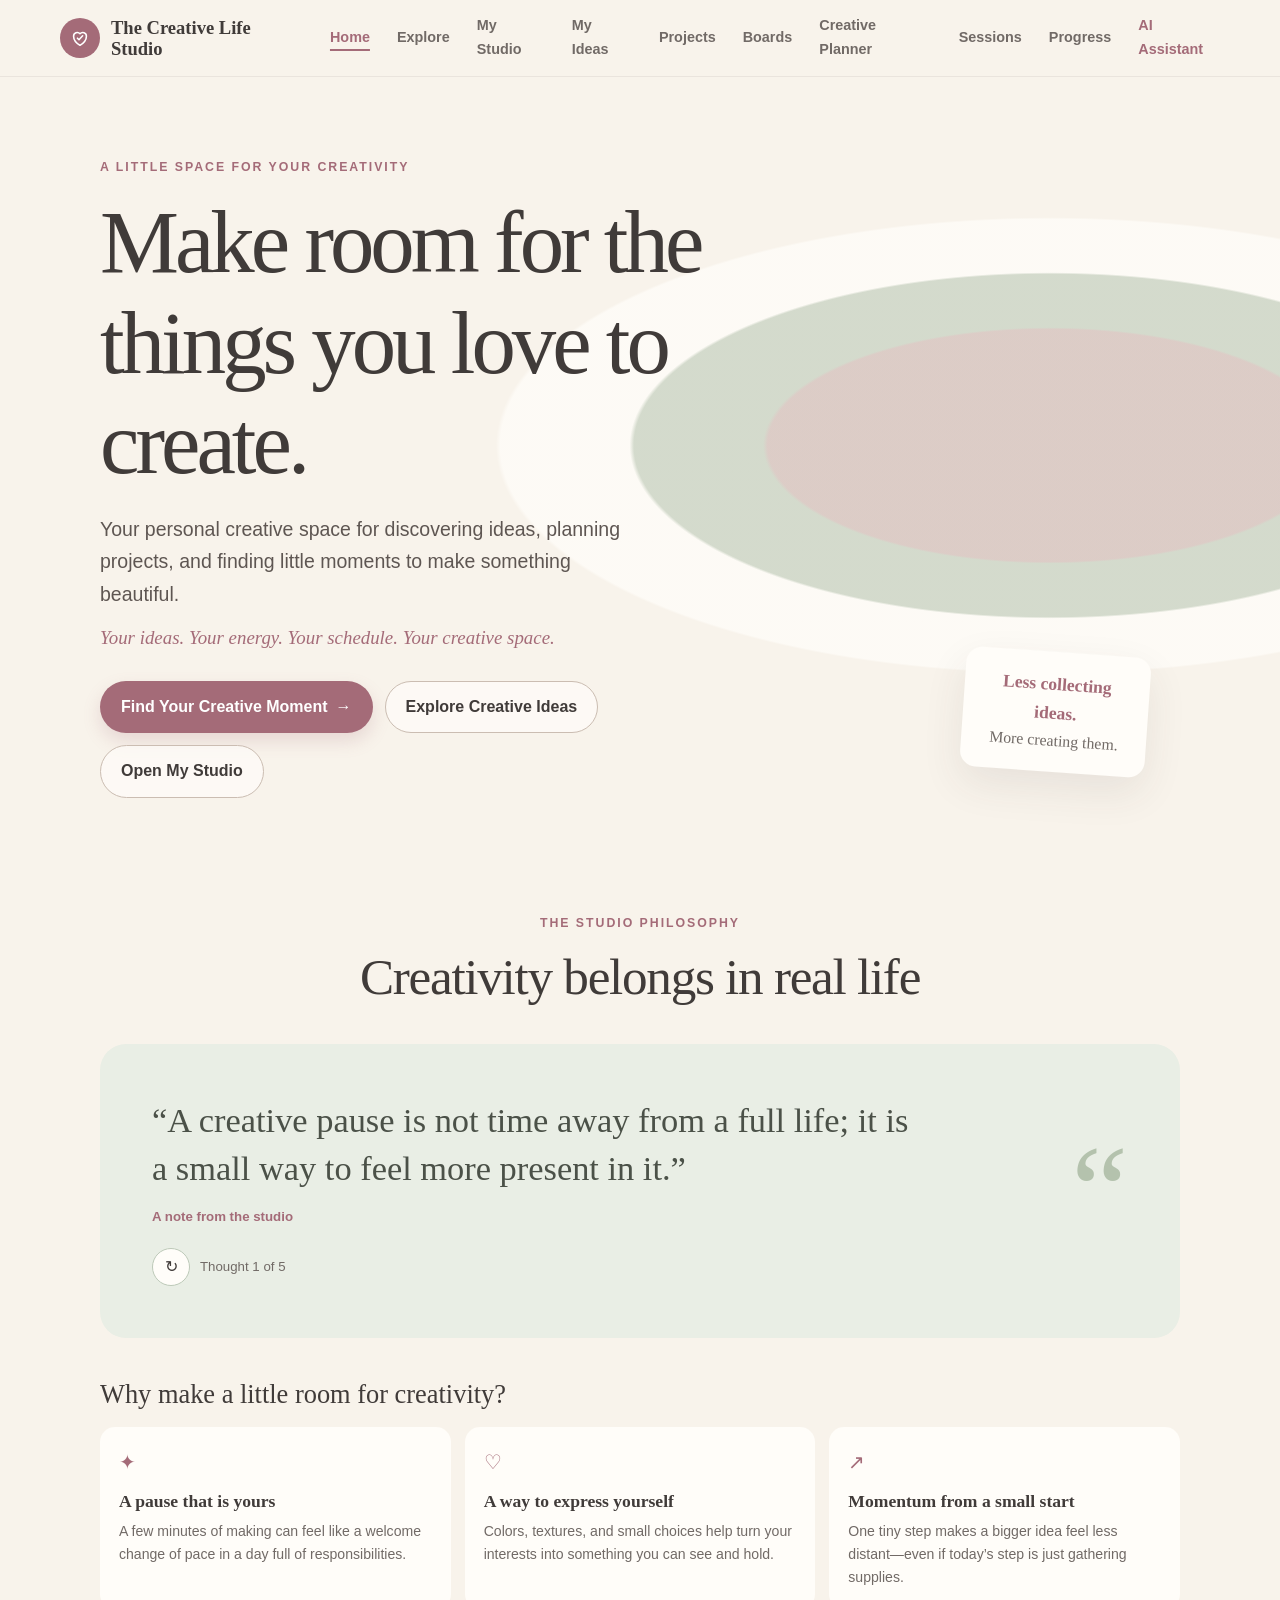
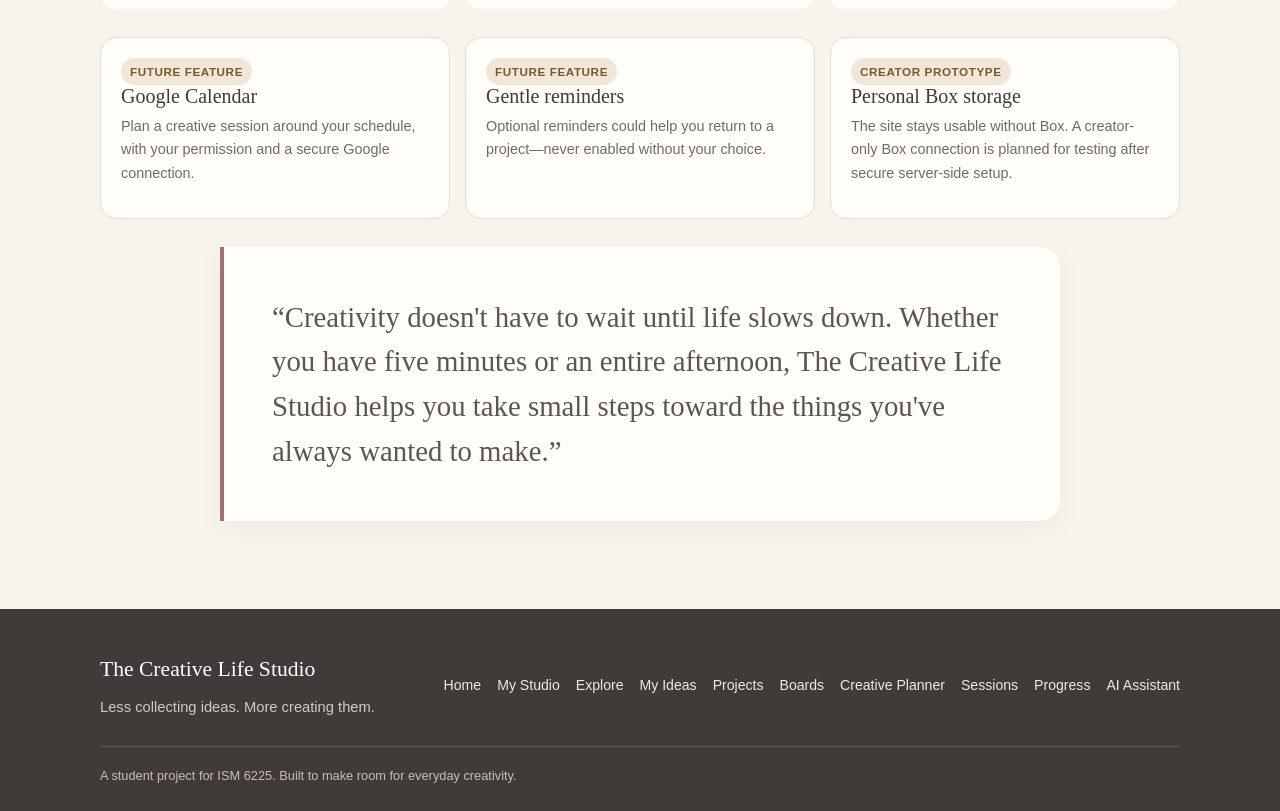
<file: index.html>
<!doctype html>
<html lang="en">
<head>
  <meta charset="utf-8">
  <meta name="viewport" content="width=device-width, initial-scale=1">
  <meta http-equiv="refresh" content="0; url=./mybot.html">
  <title>The Creative Life Studio</title>
</head>
<body>
  <p>Opening the Creative Life Studio: <a href="./mybot.html">Continue</a>.</p>
  <script>window.location.replace('./mybot.html');</script>
</body>
</html>
</file>
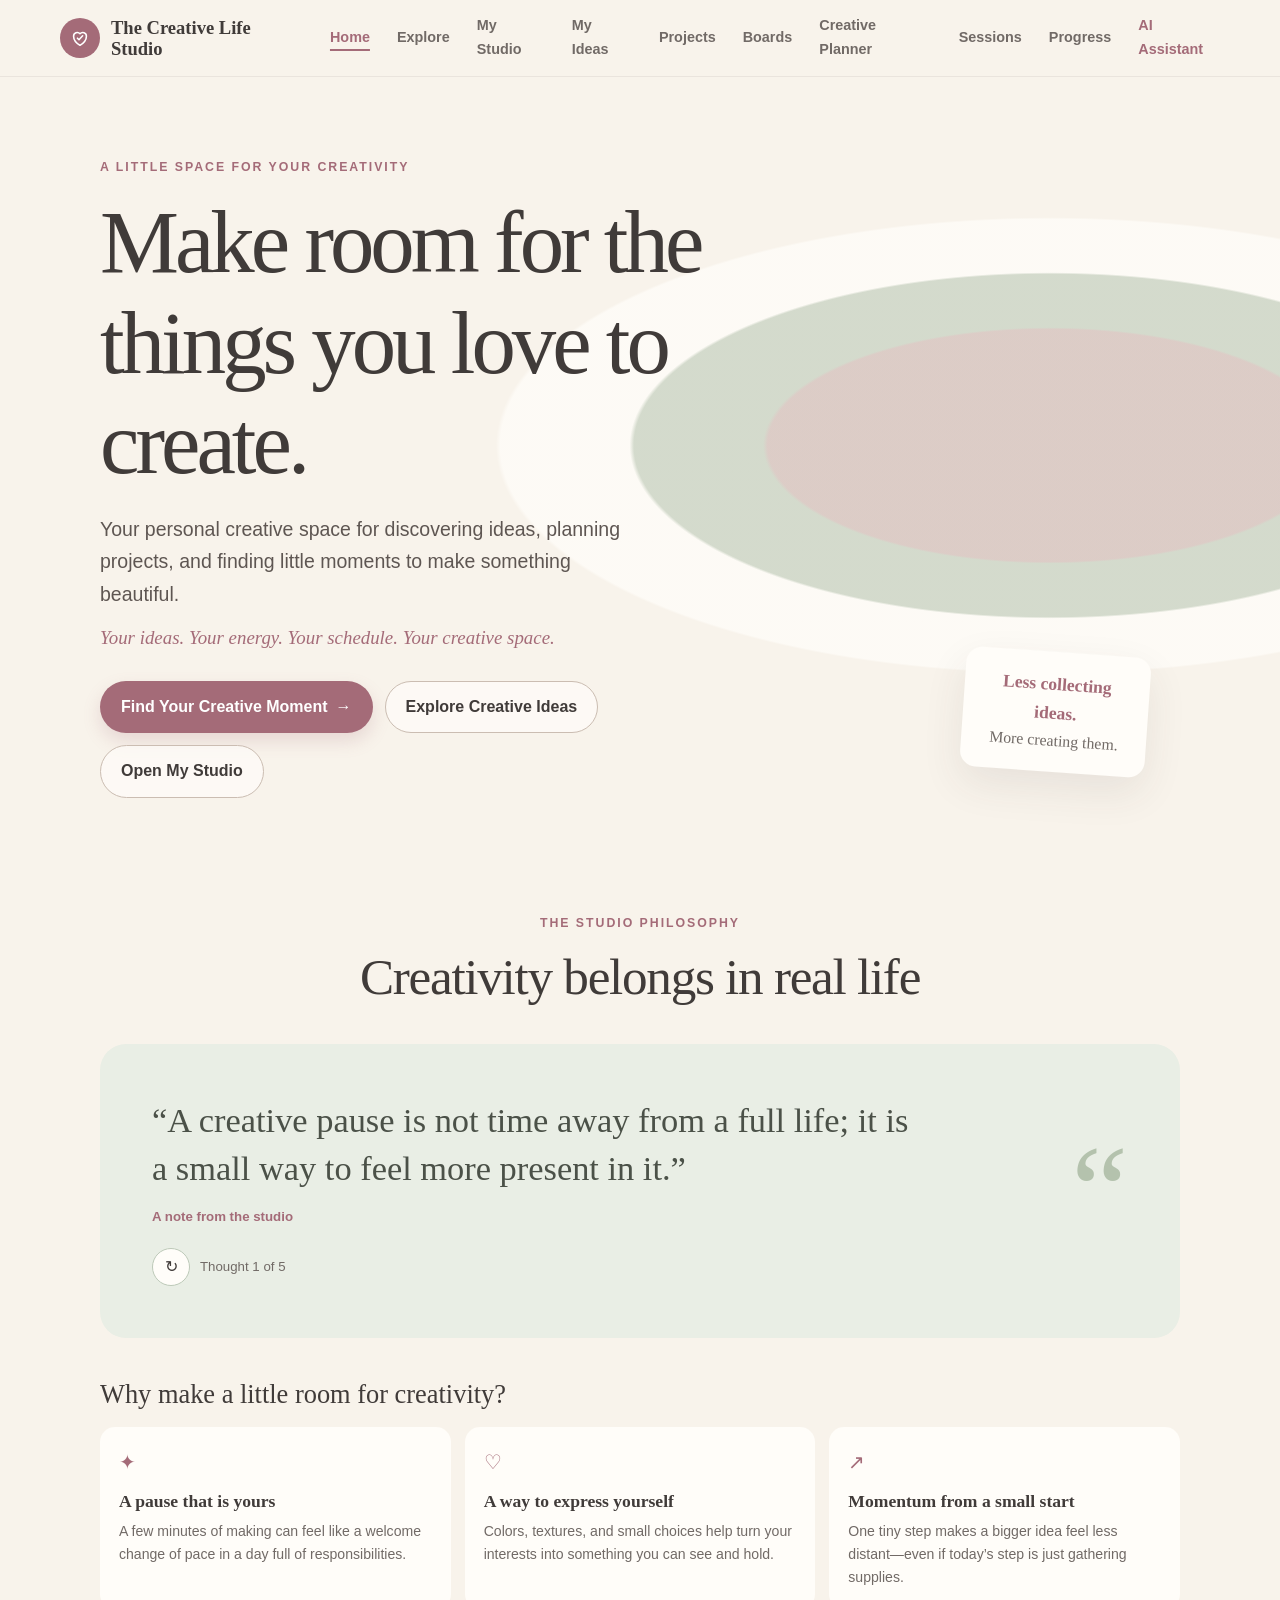
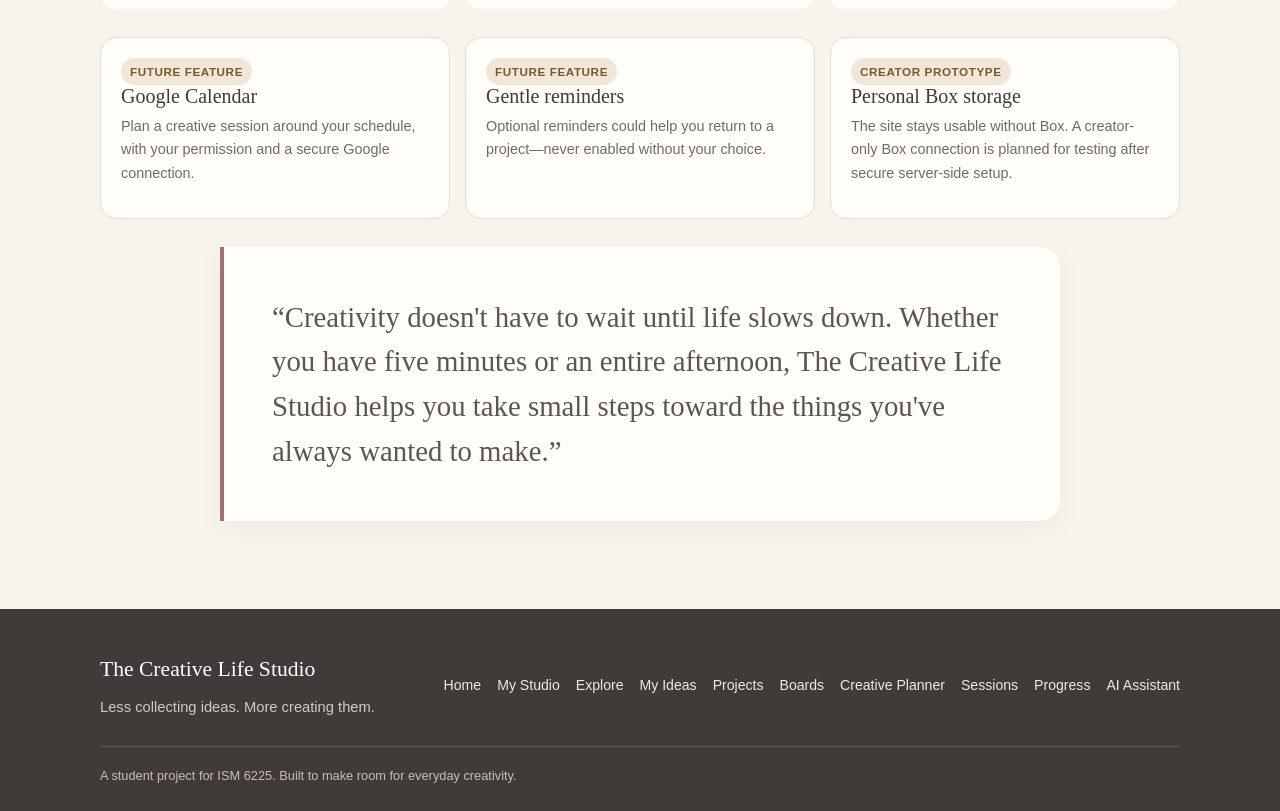
<file: mybot.html>
<!doctype html>
<html lang="en">
<head>
  <meta charset="utf-8">
  <meta name="viewport" content="width=device-width, initial-scale=1">
  <meta name="theme-color" content="#f8f3eb">
  <meta name="description" content="Find time for painting, sewing, and creative DIY with The Creative Life Studio.">
  <title>The Creative Life Studio | Make room to create</title>
  <style>
    :root {
      color-scheme: light;
      --cream: #f8f3eb;
      --paper: #fffdf9;
      --blush: #e8b9bf;
      --sage: #a7b8a0;
      --rose: #a46b78;
      --charcoal: #403b39;
      --muted: #716a66;
      --line: #e6ddd3;
      --shadow: 0 16px 42px rgb(64 59 57 / 9%);
      --radius: 22px;
      --serif: Georgia, "Times New Roman", serif;
      --sans: "Avenir Next", Avenir, "Segoe UI", sans-serif;
    }

    * { box-sizing: border-box; }

    html { scroll-behavior: smooth; }

    body {
      margin: 0;
      background: var(--cream);
      color: var(--charcoal);
      font-family: var(--sans);
      line-height: 1.65;
    }

    button, input, select, textarea { font: inherit; }
    button, a { -webkit-tap-highlight-color: transparent; }
    a { color: inherit; }

    :focus-visible {
      outline: 3px solid var(--rose);
      outline-offset: 4px;
    }

    .skip-link {
      position: absolute;
      z-index: 20;
      top: 10px;
      left: 10px;
      padding: 10px 14px;
      transform: translateY(-160%);
      border-radius: 8px;
      background: var(--charcoal);
      color: white;
    }

    .skip-link:focus { transform: translateY(0); }

    .site-header {
      position: sticky;
      z-index: 10;
      top: 0;
      border-bottom: 1px solid rgb(64 59 57 / 8%);
      background: rgb(248 243 235 / 94%);
      backdrop-filter: blur(14px);
    }

    .header-inner {
      display: flex;
      width: min(1160px, calc(100% - 40px));
      min-height: 76px;
      margin: 0 auto;
      align-items: center;
      justify-content: space-between;
      gap: 24px;
    }

    .brand {
      display: inline-flex;
      align-items: center;
      gap: 11px;
      color: var(--charcoal);
      font-family: var(--serif);
      font-size: 1.16rem;
      font-weight: 700;
      line-height: 1.15;
      text-decoration: none;
    }

    .brand-mark {
      display: grid;
      width: 40px;
      height: 40px;
      flex: 0 0 auto;
      place-items: center;
      border-radius: 50%;
      background: var(--rose);
      color: white;
    }

    .brand-mark svg { width: 22px; height: 22px; }

    .main-nav {
      display: flex;
      align-items: center;
      justify-content: flex-end;
      gap: clamp(12px, 2.2vw, 27px);
    }

    .main-nav a {
      color: var(--muted);
      font-size: .9rem;
      font-weight: 600;
      text-decoration: none;
      transition: color .2s ease;
    }

    .main-nav a:hover { color: var(--rose); }
    .main-nav .nav-assistant { color: var(--rose); }
    .main-nav a[aria-current="page"] {
      color: var(--rose);
      text-decoration: underline;
      text-decoration-thickness: 2px;
      text-underline-offset: 7px;
    }

    main { overflow: hidden; }
    .studio-view[hidden] { display: none; }

    .section-wrap {
      width: min(1080px, calc(100% - 40px));
      margin: 0 auto;
    }

    .hero {
      position: relative;
      display: grid;
      min-height: 600px;
      padding: 80px 0;
      align-items: center;
      background:
        radial-gradient(ellipse at 82% 46%, rgb(232 185 191 / 42%) 0 19%, transparent 19.3%),
        radial-gradient(ellipse at 82% 46%, rgb(167 184 160 / 48%) 0 28%, transparent 28.3%),
        radial-gradient(ellipse at 82% 46%, rgb(255 253 249 / 75%) 0 37%, transparent 37.3%);
    }

    .hero-inner {
      position: relative;
      width: min(1080px, calc(100% - 40px));
      margin: 0 auto;
    }

    .hero-copy { max-width: 610px; }

    .eyebrow {
      margin: 0 0 15px;
      color: var(--rose);
      font-size: .77rem;
      font-weight: 800;
      letter-spacing: .16em;
      text-transform: uppercase;
    }

    h1, h2, h3, p { margin-top: 0; }

    h1, h2, h3 {
      font-family: var(--serif);
      font-weight: 500;
      line-height: 1.13;
    }

    h1 {
      max-width: 650px;
      margin-bottom: 20px;
      font-size: clamp(3rem, 7vw, 5.55rem);
      letter-spacing: -.045em;
    }

    .hero-lede {
      max-width: 540px;
      margin-bottom: 12px;
      color: #5e5652;
      font-size: clamp(1.05rem, 2vw, 1.22rem);
    }

    .hero-tagline {
      margin-bottom: 28px;
      color: var(--rose);
      font-family: var(--serif);
      font-size: 1.18rem;
      font-style: italic;
    }

    .button-row { display: flex; flex-wrap: wrap; gap: 12px; }

    .button {
      display: inline-flex;
      min-height: 48px;
      padding: 12px 20px;
      align-items: center;
      justify-content: center;
      gap: 8px;
      border: 1px solid transparent;
      border-radius: 999px;
      cursor: pointer;
      font-weight: 700;
      text-align: center;
      text-decoration: none;
      transition: transform .2s ease, box-shadow .2s ease, background .2s ease;
    }

    .button:hover { transform: translateY(-2px); }
    .button-primary { background: var(--rose); color: white; box-shadow: 0 8px 18px rgb(164 107 120 / 20%); }
    .button-primary:hover { background: #8f5967; }
    .button-secondary { border-color: #cbbdb2; background: rgb(255 253 249 / 70%); color: var(--charcoal); }
    .button-secondary:hover { background: white; }
    .button-small { min-height: 38px; padding: 8px 13px; font-size: .88rem; }

    .hero-note {
      position: absolute;
      right: 3%;
      bottom: 4%;
      width: 185px;
      padding: 18px;
      transform: rotate(4deg);
      border-radius: 16px;
      background: var(--paper);
      box-shadow: var(--shadow);
      color: var(--muted);
      font-family: var(--serif);
      font-size: .99rem;
      text-align: center;
    }

    .hero-note strong { display: block; color: var(--rose); font-size: 1.1rem; }

    .section {
      padding: 88px 0;
      scroll-margin-top: 88px;
    }

    .view-intro {
      display: flex;
      min-height: 170px;
      padding: 54px 0 35px;
      align-items: end;
      justify-content: space-between;
      gap: 25px;
    }

    .view-intro h1 {
      max-width: 720px;
      margin: 0;
      font-size: clamp(2.5rem, 5vw, 4rem);
    }

    .view-intro p { max-width: 480px; margin: 0 0 5px; color: var(--muted); }

    .section-heading {
      max-width: 650px;
      margin: 0 auto 38px;
      text-align: center;
    }

    .section-heading h2 {
      margin-bottom: 13px;
      font-size: clamp(2.2rem, 4vw, 3.25rem);
      letter-spacing: -.025em;
    }

    .section-heading > p:last-child { margin-bottom: 0; color: var(--muted); }

    .categories-section { background: var(--paper); }

    .category-grid {
      display: grid;
      grid-template-columns: repeat(3, minmax(0, 1fr));
      gap: 22px;
    }

    .category-card {
      min-height: 290px;
      padding: 27px;
      border: 1px solid var(--line);
      border-radius: var(--radius);
      background: white;
      box-shadow: 0 8px 24px rgb(64 59 57 / 4%);
      transition: transform .25s ease, box-shadow .25s ease;
    }

    .category-card:hover { transform: translateY(-5px); box-shadow: var(--shadow); }

    .category-art {
      display: grid;
      width: 70px;
      height: 70px;
      margin-bottom: 21px;
      place-items: center;
      border-radius: 23px;
    }

    .category-art svg { width: 43px; height: 43px; }
    .art-paint { background: #f4e3df; color: #a46b78; }
    .art-sew { background: #e9eee5; color: #687e63; }
    .art-diy { background: #f4ead6; color: #987543; }

    .category-card h3 { margin-bottom: 10px; font-size: 1.55rem; }
    .category-card p { margin-bottom: 0; color: var(--muted); }
    .category-card { overflow: hidden; }
    .category-card .text-button { margin-top: 16px; }
    .category-illustration {
      display: grid;
      height: 142px;
      margin: -27px -27px 22px;
      place-items: center;
      overflow: hidden;
    }
    .category-illustration svg { width: 100%; height: 100%; }
    .illustration-paint { background: #f3e1df; }

    .explore-prompts { margin-top: 54px; }
    .explore-prompts-heading {
      display: flex;
      margin-bottom: 20px;
      align-items: end;
      justify-content: space-between;
      gap: 20px;
    }
    .explore-prompts-heading h2 { margin: 0; font-family: var(--serif); font-size: clamp(1.7rem, 3vw, 2.2rem); }
    .explore-prompts-heading p { max-width: 520px; margin: 5px 0 0; color: var(--muted); }
    .explore-filter { width: min(220px, 100%); }
    .explore-idea-grid { display: grid; grid-template-columns: repeat(3, minmax(0, 1fr)); gap: 16px; }
    .explore-idea-card {
      display: flex;
      min-height: 100%;
      padding: 21px;
      flex-direction: column;
      border: 1px solid var(--line);
      border-radius: 17px;
      background: white;
    }
    .explore-idea-card h3 { margin: 12px 0 7px; font-family: var(--serif); font-size: 1.3rem; }
    .explore-idea-card p { margin: 0; color: var(--muted); }
    .explore-idea-card .idea-meta { margin-bottom: 10px; }
    .explore-idea-card .explore-idea-details { margin-top: 14px; font-size: .88rem; }
    .explore-idea-card .explore-idea-details strong { color: var(--charcoal); }
    .explore-idea-actions { display: flex; margin-top: auto; padding-top: 17px; flex-wrap: wrap; gap: 8px; }
    .explore-idea-actions .button { min-height: 40px; }
    .explore-idea-status { min-height: 1.4em; margin: 9px 0 0 !important; color: var(--rose) !important; font-size: .85rem; font-weight: 650; }
    .illustration-sew { background: #e8eee5; }
    .illustration-diy { background: #f4ead6; }

    .two-column {
      display: grid;
      grid-template-columns: minmax(0, .86fr) minmax(0, 1.14fr);
      gap: 34px;
      align-items: start;
    }

    .intro-panel {
      position: sticky;
      top: 110px;
      padding: 30px;
      border-radius: var(--radius);
      background: #e9eee5;
    }

    .intro-panel h2 { margin-bottom: 14px; font-size: clamp(2rem, 3.8vw, 2.75rem); }
    .intro-panel p { margin-bottom: 0; color: #5b6258; }

    .panel {
      padding: clamp(22px, 4vw, 34px);
      border: 1px solid var(--line);
      border-radius: var(--radius);
      background: var(--paper);
      box-shadow: 0 10px 30px rgb(64 59 57 / 5%);
    }

    .panel h3 { margin-bottom: 7px; font-size: 1.55rem; }
    .panel-description { margin-bottom: 24px; color: var(--muted); font-size: .95rem; }

    .form-grid {
      display: grid;
      grid-template-columns: repeat(2, minmax(0, 1fr));
      gap: 16px;
    }

    .field { display: grid; gap: 7px; }
    .field-full { grid-column: 1 / -1; }

    label, legend {
      color: var(--charcoal);
      font-size: .91rem;
      font-weight: 700;
    }

    input, select, textarea {
      width: 100%;
      padding: 10px 12px;
      border: 1px solid #d5ccc3;
      border-radius: 11px;
      background: white;
      color: var(--charcoal);
    }

    input, select { min-height: 46px; }
    textarea { min-height: 88px; resize: vertical; }
    input::placeholder, textarea::placeholder { color: #918781; }
    input:focus, select:focus, textarea:focus { border-color: var(--rose); outline: 2px solid rgb(164 107 120 / 18%); }

    .form-actions { display: flex; flex-wrap: wrap; gap: 10px; margin-top: 19px; }

    .status-message {
      min-height: 1.5em;
      margin: 14px 0 0;
      color: var(--rose);
      font-size: .91rem;
      font-weight: 650;
    }

    .idea-toolbar {
      display: flex;
      margin: 30px 0 17px;
      align-items: end;
      justify-content: space-between;
      gap: 14px;
    }

    .idea-toolbar h3 { margin: 0; }
    .filter-field { width: min(220px, 48%); }

    .idea-list { display: grid; gap: 13px; }

    .idea-card {
      display: grid;
      grid-template-columns: minmax(0, 1fr) auto;
      gap: 14px;
      padding: 20px;
      border: 1px solid var(--line);
      border-radius: 17px;
      background: white;
    }

    .idea-card h4 { margin: 0 0 7px; font-family: var(--serif); font-size: 1.3rem; }
    .idea-description { margin: 13px 0 0; color: #5f5752; }
    .idea-extra {
      display: grid;
      margin-top: 13px;
      grid-template-columns: repeat(2, minmax(0, 1fr));
      gap: 11px;
    }
    .idea-extra div { padding: 11px 12px; border-radius: 11px; background: #f7f2ec; }
    .idea-extra strong { display: block; margin-bottom: 3px; font-size: .79rem; }
    .idea-extra span { color: var(--muted); font-size: .86rem; white-space: pre-wrap; overflow-wrap: anywhere; }
    .idea-images { display: flex; flex-wrap: wrap; gap: 8px; margin-top: 14px; }
    .idea-images img { width: 84px; height: 84px; border: 1px solid var(--line); border-radius: 10px; object-fit: cover; }
    .image-picker {
      padding: 13px;
      border: 1px dashed #cbbdb2;
      border-radius: 12px;
      background: #fbf8f3;
    }
    .image-picker input { padding: 7px; }
    .image-preview-list { display: flex; flex-wrap: wrap; gap: 9px; margin-top: 11px; }
    .image-preview-item { position: relative; }
    .image-preview-item img { width: 75px; height: 75px; border-radius: 9px; object-fit: cover; }
    .image-preview-item button {
      position: absolute;
      top: -6px;
      right: -6px;
      width: 24px;
      height: 24px;
      border: 0;
      border-radius: 50%;
      background: var(--charcoal);
      color: white;
      cursor: pointer;
    }
    .idea-meta { display: flex; flex-wrap: wrap; gap: 7px; color: var(--muted); font-size: .82rem; }

    .badge {
      display: inline-flex;
      padding: 3px 9px;
      align-items: center;
      border-radius: 999px;
      background: #f2ece5;
      color: #625a55;
      font-weight: 650;
    }

    .idea-actions { display: flex; align-items: center; gap: 8px; }
    .text-button {
      padding: 6px 9px;
      border: 0;
      border-radius: 8px;
      background: transparent;
      color: var(--rose);
      cursor: pointer;
      font-size: .88rem;
      font-weight: 700;
    }

    .text-button:hover { background: #f8edf0; }
    .text-button.delete { color: #86515b; }
    .empty-state { padding: 25px 16px; border: 1px dashed #cbbdb2; border-radius: 14px; color: var(--muted); text-align: center; }
    .storage-note { margin: 15px 0 0; color: var(--muted); font-size: .82rem; }
    .ideas-layout { display: grid; grid-template-columns: minmax(0, .72fr) minmax(0, 1.28fr); gap: 30px; align-items: start; }
    .ideas-form-panel { position: sticky; top: 110px; }
    .ideas-count { color: var(--muted); font-size: .88rem; }

    .planner-section { background: #f1e9e3; }
    .planner-form { margin-bottom: 24px; }

    .recommendation {
      padding: clamp(23px, 4vw, 34px);
      border: 1px solid rgb(164 107 120 / 22%);
      border-radius: var(--radius);
      background: var(--paper);
      box-shadow: var(--shadow);
    }

    .recommendation[hidden] { display: none; }
    .recommendation-label { margin-bottom: 7px; color: var(--rose); font-size: .75rem; font-weight: 800; letter-spacing: .14em; text-transform: uppercase; }
    .recommendation h3 { margin-bottom: 10px; font-size: clamp(1.75rem, 3vw, 2.35rem); }
    .recommendation p { color: #5f5752; }

    .recommendation-details {
      display: grid;
      margin: 20px 0;
      grid-template-columns: 1fr 1fr;
      gap: 16px;
    }

    .detail-box { padding: 16px; border-radius: 13px; background: #f7f2ec; }
    .detail-box h4 { margin: 0 0 8px; font-size: .9rem; }
    .detail-box p, .detail-box ol { margin: 0; color: var(--muted); font-size: .9rem; }
    .detail-box ol { padding-left: 19px; }
    .fit-note { margin: 14px 0 0; padding: 12px 14px; border-radius: 11px; background: #e9eee5; color: #4f5c4a !important; font-size: .9rem; }

    .assistant-section { background: var(--paper); }

    .assistant-card {
      display: grid;
      padding: clamp(25px, 5vw, 48px);
      grid-template-columns: minmax(0, .9fr) minmax(0, 1.1fr);
      gap: 35px;
      align-items: center;
      border-radius: 30px;
      background: #e9eee5;
    }

    .assistant-card h2 { margin-bottom: 13px; font-size: clamp(2rem, 4vw, 3rem); }
    .assistant-card p { color: #5d6459; }
    .assistant-list { display: grid; margin: 20px 0 0; padding: 0; gap: 10px; list-style: none; }
    .assistant-list li { display: flex; align-items: flex-start; gap: 10px; }
    .assistant-list li::before { content: "✦"; color: var(--rose); font-weight: 800; }

    .bot-window {
      min-height: 325px;
      overflow: hidden;
      border: 1px solid #ded5cb;
      border-radius: 20px;
      background: white;
      box-shadow: 0 14px 32px rgb(64 59 57 / 10%);
    }

    .bot-window-header {
      display: flex;
      min-height: 58px;
      padding: 12px 17px;
      align-items: center;
      gap: 10px;
      border-bottom: 1px solid var(--line);
      font-weight: 750;
    }

    .bot-dot { width: 11px; height: 11px; border-radius: 50%; background: var(--sage); }

    #webchat {
      width: 100%;
      height: min(70vh, 620px);
      min-height: 420px;
      overflow: hidden;
      border-radius: 0 0 19px 19px;
    }

    #webchat iframe { width: 100% !important; height: 100% !important; border: 0; }
    .embed-instructions { margin: 18px 0 0; color: #6a625d; font-size: .82rem; }

    .about-section { background: var(--cream); }
    .about-quote {
      max-width: 840px;
      margin: 0 auto;
      padding: clamp(27px, 5vw, 48px);
      border-left: 4px solid var(--rose);
      border-radius: 0 20px 20px 0;
      background: var(--paper);
      box-shadow: 0 8px 25px rgb(64 59 57 / 5%);
      color: #5d5550;
      font-family: var(--serif);
      font-size: clamp(1.28rem, 2.6vw, 1.8rem);
      line-height: 1.55;
    }

    .quote-studio {
      position: relative;
      display: grid;
      min-height: 235px;
      padding: clamp(28px, 5vw, 52px);
      grid-template-columns: 1fr auto;
      gap: 22px;
      align-items: center;
      overflow: hidden;
      border-radius: 26px;
      background: #e9eee5;
    }
    .quote-studio blockquote {
      max-width: 760px;
      margin: 0;
      color: #4b5148;
      font-family: var(--serif);
      font-size: clamp(1.45rem, 3vw, 2.15rem);
      line-height: 1.4;
    }
    .quote-studio cite { display: block; margin-top: 14px; color: var(--rose); font-family: var(--sans); font-size: .83rem; font-style: normal; font-weight: 750; }
    .quote-mark { color: var(--sage); font-family: var(--serif); font-size: 8rem; line-height: .65; opacity: .8; }
    .quote-controls { display: flex; margin-top: 20px; align-items: center; gap: 10px; }
    .quote-controls button {
      width: 38px;
      height: 38px;
      border: 1px solid #bdc9b8;
      border-radius: 50%;
      background: var(--paper);
      color: var(--charcoal);
      cursor: pointer;
    }
    .quote-controls span { color: var(--muted); font-size: .83rem; }
    .roadmap-grid { display: grid; margin-top: 28px; grid-template-columns: repeat(3, minmax(0, 1fr)); gap: 15px; }
    .roadmap-card { padding: 20px; border: 1px solid var(--line); border-radius: 16px; background: var(--paper); }
    .roadmap-card h3 { margin-bottom: 7px; font-size: 1.25rem; }
    .roadmap-card p { margin-bottom: 12px; color: var(--muted); font-size: .9rem; }
    .future-badge { display: inline-flex; padding: 4px 9px; border-radius: 999px; background: #f2e7d6; color: #765a31; font-size: .73rem; font-weight: 800; letter-spacing: .05em; text-transform: uppercase; }
    .quote-and-roadmap { padding-top: 35px; }
    .studio-about-quote { margin-top: 28px; }
    .why-create { margin-top: 42px; }
    .why-create h3 { margin-bottom: 17px; font-size: 1.65rem; }
    .benefit-grid { display: grid; grid-template-columns: repeat(3, minmax(0, 1fr)); gap: 14px; }
    .benefit-card { padding: 19px; border-radius: 15px; background: var(--paper); }
    .benefit-card span { display: block; margin-bottom: 8px; color: var(--rose); font-size: 1.25rem; }
    .benefit-card strong { display: block; margin-bottom: 4px; font-family: var(--serif); font-size: 1.1rem; font-weight: 600; }
    .benefit-card p { margin: 0; color: var(--muted); font-size: .88rem; }

    .studio-dashboard { background: var(--paper); }
    .stat-grid { display: grid; grid-template-columns: repeat(4, minmax(0, 1fr)); gap: 14px; }
    .stat-card { display: grid; min-height: 145px; padding: 21px; align-content: start; border: 1px solid var(--line); border-radius: 17px; background: #fff; }
    .stat-card span { color: var(--muted); font-size: .84rem; font-weight: 650; }
    .stat-card strong { margin: 7px 0 1px; color: var(--rose); font-family: var(--serif); font-size: 2rem; font-weight: 500; line-height: 1.15; }
    .stat-card a { color: var(--rose); font-size: .82rem; font-weight: 700; text-decoration-thickness: 1px; text-underline-offset: 3px; }
    .stat-card p { margin: 4px 0 0; color: var(--muted); font-size: .82rem; }
    .dashboard-grid { display: grid; margin-top: 20px; grid-template-columns: minmax(0, 1.25fr) minmax(260px, .75fr); gap: 18px; }
    .dashboard-panel { min-height: 230px; padding: clamp(22px, 4vw, 32px); border: 1px solid var(--line); border-radius: var(--radius); background: #fff; }
    .dashboard-accent { background: #e9eee5; }
    .dashboard-panel h2, .panel h2, .progress-panel h2 { margin-bottom: 10px; font-size: clamp(1.6rem, 3vw, 2.15rem); }
    .dashboard-subheading { margin: 22px 0 4px; font-family: var(--serif); font-size: 1.25rem; font-weight: 500; }
    .dashboard-panel > p:not(.eyebrow) { color: #5d6459; }
    .panel-topline { display: flex; align-items: flex-start; justify-content: space-between; gap: 14px; }
    .panel-topline h2 { margin-bottom: 0; }
    .panel-topline .eyebrow { margin-bottom: 8px; }
    .text-link { color: var(--rose); font-size: .87rem; font-weight: 750; text-decoration-thickness: 1px; text-underline-offset: 3px; }
    .dashboard-list { display: grid; gap: 12px; }
    .dashboard-row { display: flex; padding: 13px 0; align-items: center; justify-content: space-between; gap: 15px; border-bottom: 1px solid var(--line); }
    .dashboard-row:last-child { border-bottom: 0; }
    .dashboard-row strong { display: block; font-family: var(--serif); font-size: 1.12rem; font-weight: 600; }
    .dashboard-row span { color: var(--muted); font-size: .84rem; }
    .dashboard-row a { flex: 0 0 auto; color: var(--rose); font-size: .83rem; font-weight: 700; }
    .workspace-section { background: #f1e9e3; }
    .workspace-layout { display: grid; grid-template-columns: minmax(0, .9fr) minmax(0, 1.1fr); gap: 22px; align-items: start; }
    .workspace-layout > .panel { min-width: 0; }
    .workspace-layout > .panel h2 { margin-top: 0; }
    .project-list { display: grid; margin-top: 20px; gap: 14px; }
    .project-card { padding: 20px; border: 1px solid var(--line); border-radius: 17px; background: #fff; }
    .project-card h3 { margin: 0; font-size: 1.42rem; }
    .project-description { margin: 12px 0; color: #5f5752; }
    .project-header { display: flex; align-items: flex-start; justify-content: space-between; gap: 14px; }
    .project-meta { display: flex; flex-wrap: wrap; margin-top: 8px; gap: 7px; color: var(--muted); font-size: .8rem; }
    .project-progress { margin: 15px 0; }
    .project-progress-label { display: flex; margin-bottom: 5px; justify-content: space-between; color: var(--muted); font-size: .8rem; }
    .progress-track { height: 8px; overflow: hidden; border-radius: 99px; background: #eee7df; }
    .progress-fill { height: 100%; border-radius: inherit; background: var(--sage); transition: width .2s ease; }
    .project-detail { margin-top: 13px; padding: 12px; border-radius: 11px; background: #f7f2ec; }
    .project-detail strong { display: block; margin-bottom: 5px; font-size: .83rem; }
    .project-detail p { margin: 0; color: var(--muted); font-size: .87rem; white-space: pre-wrap; overflow-wrap: anywhere; }
    .project-detail summary { cursor: pointer; font-size: .85rem; font-weight: 700; }
    .project-detail ol { padding-left: 20px; }
    .project-task-list { display: grid; margin: 8px 0 0; padding: 0; gap: 8px; list-style: none; }
    .project-task-list label { display: flex; align-items: flex-start; gap: 9px; font-size: .87rem; font-weight: 500; }
    .project-task-list input { width: 18px; min-height: 18px; height: 18px; margin: 2px 0 0; flex: 0 0 auto; accent-color: var(--rose); }
    .task-complete { color: var(--muted); text-decoration: line-through; }
    .project-actions { display: flex; margin-top: 13px; flex-wrap: wrap; gap: 7px; }
    .task-form { display: grid; margin: 18px 0 8px; grid-template-columns: 1fr 1fr auto; gap: 10px; align-items: end; }
    .task-form .button { margin-bottom: 1px; }
    .empty-state.compact { padding: 18px; }
    .boards-section { background: var(--paper); }
    .boards-section .workspace-layout { grid-template-columns: minmax(0, .8fr) minmax(0, 1.2fr); }
    .palette-input { height: 48px; padding: 5px; cursor: pointer; }
    .board-grid { display: grid; grid-template-columns: repeat(2, minmax(0, 1fr)); gap: 14px; }
    .board-card { min-width: 0; padding: 18px; border: 1px solid var(--line); border-radius: 17px; background: #fff; }
    .board-card h3 { margin-bottom: 5px; font-size: 1.28rem; overflow-wrap: anywhere; }
    .board-category { color: var(--muted); font-size: .8rem; }
    .palette-swatches { display: grid; height: 56px; margin: 15px 0 10px; grid-template-columns: repeat(3, 1fr); overflow: hidden; border: 1px solid rgb(64 59 57 / 10%); border-radius: 11px; }
    .palette-swatches span { display: grid; place-items: end center; padding-bottom: 4px; color: #403b39; font-size: .67rem; text-shadow: 0 1px 5px #fff; }
    .board-notes { margin: 11px 0 0; color: #5f5752; font-size: .89rem; white-space: pre-wrap; overflow-wrap: anywhere; }
    .board-reference { display: inline-block; margin-top: 10px; color: var(--rose); font-size: .85rem; font-weight: 700; }
    .schedule-section { background: #f1e9e3; }
    .session-list { display: grid; gap: 12px; }
    .session-card { display: grid; padding: 16px; grid-template-columns: 1fr auto; gap: 10px; border: 1px solid var(--line); border-radius: 14px; background: #fff; }
    .session-card h3 { margin: 0 0 5px; font-size: 1.2rem; }
    .session-card p { margin: 4px 0 0; color: var(--muted); font-size: .86rem; white-space: pre-wrap; }
    .session-date { color: var(--rose); font-size: .83rem; font-weight: 750; }
    .session-card button { align-self: start; }
    .progress-section { background: var(--paper); }
    .progress-stats { grid-template-columns: repeat(3, minmax(0, 1fr)); }
    .progress-panel { margin-top: 20px; }
    .status-message:empty { display: none; }

    .site-footer { padding: 43px 0 25px; background: var(--charcoal); color: #f8f3eb; }
    .footer-inner { display: grid; grid-template-columns: 1fr auto; gap: 22px; align-items: center; }
    .footer-brand { margin-bottom: 7px; color: white; font-family: var(--serif); font-size: 1.35rem; }
    .footer-copy { margin: 0; color: #d3c9c1; font-size: .92rem; }
    .footer-nav { display: flex; flex-wrap: wrap; justify-content: flex-end; gap: 16px; }
    .footer-nav a { color: #f1e8e1; font-size: .88rem; text-decoration: none; }
    .footer-nav a:hover { text-decoration: underline; }
    .footer-bottom { margin: 27px 0 0; padding-top: 18px; border-top: 1px solid rgb(255 255 255 / 15%); color: #c9beb6; font-size: .8rem; }

    @media (max-width: 820px) {
      .header-inner { padding: 13px 0; align-items: flex-start; flex-direction: column; gap: 11px; }
      .main-nav { width: 100%; justify-content: flex-start; overflow-x: auto; padding: 1px 0 5px; }
      .main-nav a { flex: 0 0 auto; }
      .hero { min-height: 570px; background-position: center; }
      .hero-note { right: 0; bottom: -55px; }
      .section { padding: 70px 0; scroll-margin-top: 125px; }
      .category-grid { grid-template-columns: 1fr; }
      .category-card { min-height: auto; }
      .explore-idea-grid { grid-template-columns: repeat(2, minmax(0, 1fr)); }
      .explore-prompts-heading { align-items: flex-start; flex-direction: column; }
      .two-column { grid-template-columns: 1fr; }
      .intro-panel { position: static; }
      .assistant-card { grid-template-columns: 1fr; }
      .view-intro { align-items: flex-start; flex-direction: column; }
      .ideas-layout { grid-template-columns: 1fr; }
      .ideas-form-panel { position: static; }
      .roadmap-grid { grid-template-columns: 1fr; }
      .benefit-grid { grid-template-columns: 1fr; }
      .stat-grid { grid-template-columns: repeat(2, minmax(0, 1fr)); }
      .dashboard-grid, .workspace-layout, .boards-section .workspace-layout { grid-template-columns: 1fr; }
      .task-form { grid-template-columns: 1fr; }
      .board-grid { grid-template-columns: 1fr; }
    }

    @media (max-width: 540px) {
      .header-inner, .section-wrap, .hero-inner { width: min(100% - 30px, 1080px); }
      .brand { font-size: 1.05rem; }
      .hero { min-height: 620px; padding: 62px 0 95px; background-size: 145% auto; background-position: 67% 67%; }
      .hero-copy { max-width: 100%; }
      h1 { font-size: clamp(2.8rem, 15vw, 4rem); }
      .hero-note { right: 3px; bottom: -76px; width: 150px; padding: 12px; font-size: .87rem; }
      .button-row { align-items: stretch; flex-direction: column; }
      .button-row .button { width: 100%; }
      .section { padding: 60px 0; }
      .form-grid, .recommendation-details { grid-template-columns: 1fr; }
      .field-full { grid-column: auto; }
      .idea-toolbar { align-items: stretch; flex-direction: column; }
      .filter-field { width: 100%; }
      .idea-card { grid-template-columns: 1fr; }
      .idea-actions { justify-content: flex-start; }
      .idea-extra { grid-template-columns: 1fr; }
      .explore-idea-grid { grid-template-columns: 1fr; }
      .stat-grid, .progress-stats { grid-template-columns: 1fr 1fr; }
      .stat-card { min-height: 125px; padding: 16px; }
      .dashboard-row { align-items: flex-start; flex-direction: column; }
      .project-header { flex-direction: column; }
      .session-card { grid-template-columns: 1fr; }
      .quote-studio { grid-template-columns: 1fr; }
      .quote-mark { display: none; }
      .footer-inner { grid-template-columns: 1fr; }
      .footer-nav { justify-content: flex-start; }
    }

    @media (prefers-reduced-motion: reduce) {
      html { scroll-behavior: auto; }
      *, *::before, *::after { transition-duration: .01ms !important; }
    }
  </style>
</head>
<body>
  <a class="skip-link" href="#main-content">Skip to content</a>
  <header class="site-header">
    <div class="header-inner">
      <a class="brand" href="#home" aria-label="The Creative Life Studio home">
        <span class="brand-mark" aria-hidden="true">
          <svg viewBox="0 0 24 24" fill="none">
            <path d="M12 20s-7-4.35-7-10a4 4 0 0 1 7-2.65A4 4 0 0 1 19 10c0 5.65-7 10-7 10Z" stroke="currentColor" stroke-width="1.7" stroke-linejoin="round"/>
            <path d="m9.2 12.2 1.7 1.7 4-4.3" stroke="currentColor" stroke-width="1.7" stroke-linecap="round" stroke-linejoin="round"/>
          </svg>
        </span>
        <span>The Creative Life Studio</span>
      </a>
      <nav class="main-nav" aria-label="Main navigation">
        <a href="#home" data-view-link="home" aria-current="page">Home</a>
        <a href="#explore" data-view-link="explore">Explore</a>
        <a href="#studio" data-view-link="studio">My Studio</a>
        <a href="#ideas" data-view-link="ideas">My Ideas</a>
        <a href="#workspace" data-view-link="workspace">Projects</a>
        <a href="#boards" data-view-link="boards">Boards</a>
        <a href="#planner" data-view-link="planner">Creative Planner</a>
        <a href="#schedule" data-view-link="schedule">Sessions</a>
        <a href="#progress" data-view-link="progress">Progress</a>
        <a class="nav-assistant" href="#assistant" data-view-link="assistant">AI Assistant</a>
      </nav>
    </div>
  </header>

  <main id="main-content">
    <section class="hero studio-view" id="home" data-view="home" aria-labelledby="hero-title">
      <div class="hero-inner">
        <div class="hero-copy">
          <p class="eyebrow">A little space for your creativity</p>
          <h1 id="hero-title">Make room for the things you love to create.</h1>
          <p class="hero-lede">Your personal creative space for discovering ideas, planning projects, and finding little moments to make something beautiful.</p>
          <p class="hero-tagline">Your ideas. Your energy. Your schedule. Your creative space.</p>
          <div class="button-row">
            <a class="button button-primary" href="#planner">Find Your Creative Moment <span aria-hidden="true">→</span></a>
            <a class="button button-secondary" href="#explore">Explore Creative Ideas</a>
            <a class="button button-secondary" href="#studio">Open My Studio</a>
          </div>
        </div>
        <aside class="hero-note" aria-label="Studio reminder">
          <strong>Less collecting ideas.</strong>
          More creating them.
        </aside>
      </div>
    </section>

    <section class="section studio-dashboard studio-view" id="studio" data-view="studio" aria-labelledby="studio-title">
      <div class="section-wrap">
        <div class="view-intro">
          <div>
            <p class="eyebrow">Your creative space</p>
            <h1 id="studio-title">A studio that meets you where you are.</h1>
          </div>
          <p>Your saved ideas stay in this browser. Pick up a project, plan a small session, or simply notice what is already in motion.</p>
        </div>
        <p class="status-message" id="studio-message" role="status" aria-live="polite"></p>
        <div class="stat-grid" aria-label="Your studio at a glance">
          <article class="stat-card"><span>Ideas saved</span><strong id="stat-ideas">0</strong><a href="#ideas">Visit your parking lot</a></article>
          <article class="stat-card"><span>Active projects</span><strong id="stat-active-projects">0</strong><a href="#workspace">Open project workspace</a></article>
          <article class="stat-card"><span>Next actions</span><strong id="stat-next-actions">0</strong><a href="#workspace">Choose a small step</a></article>
          <article class="stat-card"><span>Projects completed</span><strong id="stat-completed-projects">0</strong><a href="#progress">See your progress</a></article>
        </div>
        <div class="dashboard-grid">
          <article class="dashboard-panel">
            <div class="panel-topline"><div><p class="eyebrow">A gentle next step</p><h2>Pick up where you left off</h2></div><a class="text-link" href="#workspace">All projects →</a></div>
            <div id="dashboard-projects" class="dashboard-list"></div>
            <h3 class="dashboard-subheading">Coming up</h3>
            <div id="dashboard-sessions" class="dashboard-list"></div>
          </article>
          <article class="dashboard-panel dashboard-accent">
            <p class="eyebrow">Make a little room</p>
            <h2>What would feel good today?</h2>
            <p>Choose an activity by the time and energy you actually have—not the time you wish you had.</p>
            <a class="button button-primary button-small" href="#planner">Find a creative moment</a>
          </article>
        </div>
      </div>
    </section>

    <section class="section categories-section studio-view" id="explore" data-view="explore" aria-labelledby="explore-title">
      <div class="section-wrap">
        <div class="view-intro">
          <div>
            <p class="eyebrow">Choose your creative corner</p>
            <h1 id="explore-title">What would you love to make?</h1>
          </div>
          <p>Follow a curiosity, try a new technique, or simply begin with what you have nearby.</p>
        </div>
        <div class="category-grid">
          <article class="category-card">
            <div class="category-illustration illustration-paint" aria-hidden="true">
              <svg viewBox="0 0 360 150" fill="none">
                <circle cx="72" cy="39" r="25" fill="#E8B9BF"/>
                <path d="M45 119c18-26 34-28 52-6 15-35 42-38 62-4 22-31 45-30 65 4 25-42 55-42 86 6H45Z" fill="#A7B8A0"/>
                <path d="M121 97c-14-35-6-61 20-70 25-8 43 7 45 32 2 24-19 48-38 56" fill="#A46B78"/>
                <path d="M122 91c15-6 33-11 53-11" stroke="#F8F3EB" stroke-width="5" stroke-linecap="round"/>
                <circle cx="244" cy="43" r="8" fill="#A46B78"/><circle cx="265" cy="62" r="5" fill="#E8B9BF"/><path d="M290 24v24m-12-12h24" stroke="#A46B78" stroke-width="4" stroke-linecap="round"/>
              </svg>
            </div>
            <h3>Painting</h3>
            <p>Discover painting prompts, color palettes, techniques, and inspiration for your next canvas or sketchbook page.</p>
            <button class="text-button" type="button" data-explore-filter="Painting">Browse painting ideas →</button>
          </article>
          <article class="category-card">
            <div class="category-illustration illustration-sew" aria-hidden="true">
              <svg viewBox="0 0 360 150" fill="none">
                <path d="M104 27h151l24 28v73H80V55l24-28Z" fill="#E8B9BF"/>
                <path d="M111 27 80 55h199l-24-28H111Z" fill="#A46B78" opacity=".8"/>
                <path d="m177 36 42 79m-1-79-42 79" stroke="#F8F3EB" stroke-width="6" stroke-dasharray="3 9" stroke-linecap="round"/>
                <path d="M74 46 56 34m224 17 20-18" stroke="#A46B78" stroke-width="4" stroke-linecap="round"/>
                <circle cx="89" cy="116" r="7" fill="#A7B8A0"/><circle cx="257" cy="113" r="9" fill="#A7B8A0"/>
              </svg>
            </div>
            <h3>Sewing</h3>
            <p>Explore beginner sewing projects, fabric combinations, and practical guidance for making something useful and lovely.</p>
            <button class="text-button" type="button" data-explore-filter="Sewing">Browse sewing ideas →</button>
          </article>
          <article class="category-card">
            <div class="category-illustration illustration-diy" aria-hidden="true">
              <svg viewBox="0 0 360 150" fill="none">
                <path d="m168 15 14 35 36 14-36 14-14 37-14-37-36-14 36-14 14-35Z" fill="#E8B9BF"/>
                <path d="m251 45 9 23 24 9-24 9-9 24-9-24-24-9 24-9 9-23Z" fill="#A46B78"/>
                <path d="m99 70 7 17 18 7-18 7-7 18-7-18-18-7 18-7 7-17Z" fill="#A7B8A0"/>
                <circle cx="302" cy="35" r="5" fill="#A46B78"/><circle cx="57" cy="44" r="5" fill="#A46B78"/>
              </svg>
            </div>
            <h3>Creative DIY</h3>
            <p>Find approachable craft projects, creative challenges, and fresh ideas for making more with the materials you have.</p>
            <button class="text-button" type="button" data-explore-filter="DIY">Browse DIY ideas →</button>
          </article>
        </div>
        <div class="explore-prompts">
          <div class="explore-prompts-heading">
            <div>
              <p class="eyebrow">A few ways to begin</p>
              <h2>Small ideas, ready when you are</h2>
              <p>Save a prompt for later, or turn it into a project workspace with a first step and materials to gather.</p>
            </div>
            <div class="field explore-filter">
              <label for="explore-category-filter">Show ideas for</label>
              <select id="explore-category-filter">
                <option value="All">All creative areas</option>
                <option value="Painting">Painting</option>
                <option value="Sewing">Sewing</option>
                <option value="Fabric">Fabric</option>
                <option value="DIY">Creative DIY</option>
              </select>
            </div>
          </div>
          <div id="explore-idea-list" class="explore-idea-grid" aria-live="polite"></div>
        </div>
      </div>
    </section>

    <section class="section workspace-section studio-view" id="workspace" data-view="workspace" aria-labelledby="workspace-title">
      <div class="section-wrap">
        <div class="view-intro">
          <div>
            <p class="eyebrow">From idea to making</p>
            <h1 id="workspace-title">Your project workspace</h1>
          </div>
          <p>Turn an idea into a project, keep the materials and next steps together, and mark progress as it happens.</p>
        </div>
        <div class="workspace-layout">
          <div class="panel">
            <h2>Create a project</h2>
            <p class="panel-description">A project plan is saved only in this browser on this device.</p>
            <form id="project-form">
              <div class="form-grid">
                <div class="field field-full"><label for="project-title">Project title</label><input id="project-title" maxlength="100" required placeholder="A quilted fabric coaster"></div>
                <div class="field field-full"><label for="project-description">Description</label><textarea id="project-description" maxlength="500" rows="3" placeholder="What are you hoping to make?"></textarea></div>
                <div class="field"><label for="project-category">Category</label><select id="project-category"><option>Painting</option><option>Sewing</option><option>Fabric</option><option>DIY</option></select></div>
                <div class="field"><label for="project-skill">Skill level</label><select id="project-skill"><option>Beginner</option><option>Intermediate</option><option>Advanced</option></select></div>
                <div class="field"><label for="project-duration">Estimated active minutes</label><input id="project-duration" type="number" min="5" max="600" step="5" value="30" required></div>
                <div class="field"><label for="project-energy">Energy requirement</label><select id="project-energy"><option>Low</option><option selected>Medium</option><option>High</option></select></div>
                <div class="field field-full"><label for="project-materials">Materials (one per line)</label><textarea id="project-materials" rows="3" maxlength="700" placeholder="Cotton fabric&#10;Thread&#10;Scissors" required></textarea></div>
                <div class="field field-full"><label for="project-steps">Ordered project steps (one per line)</label><textarea id="project-steps" rows="4" maxlength="1200" placeholder="Choose two compatible fabrics&#10;Cut the project pieces&#10;Sew a test seam on scraps" required></textarea></div>
                <div class="field field-full"><label for="project-milestones">Milestones (optional, one per line)</label><textarea id="project-milestones" rows="2" maxlength="500" placeholder="First test piece finished&#10;Final piece completed"></textarea></div>
              </div>
              <div class="form-actions"><button class="button button-primary" type="submit">Create project</button></div>
              <p class="status-message" id="workspace-message" role="status" aria-live="polite"></p>
            </form>
          </div>
          <div class="panel">
            <div class="panel-topline"><div><p class="eyebrow">Make progress at your pace</p><h2>Your projects <span class="ideas-count" id="project-count"></span></h2></div></div>
            <form id="task-form" class="task-form">
              <div class="field"><label for="task-project">Add a task to</label><select id="task-project" required><option value="">Choose a project</option></select></div>
              <div class="field"><label for="task-title">Next task</label><input id="task-title" maxlength="160" placeholder="Lay out the fabric pieces" required></div>
              <button class="button button-secondary button-small" type="submit">Add task</button>
            </form>
            <div id="project-list" class="project-list" aria-live="polite"></div>
          </div>
        </div>
      </div>
    </section>

    <section class="section studio-view" id="ideas" data-view="ideas" aria-labelledby="ideas-title">
      <div class="section-wrap">
        <div class="view-intro">
          <div>
            <p class="eyebrow">Keep the spark</p>
            <h1 id="ideas-title">Your Creative Parking Lot</h1>
          </div>
          <p>Turn passing inspiration into a project you can return to, with notes, materials, and reference images.</p>
        </div>
        <div class="ideas-layout">
          <div class="panel ideas-form-panel">
            <h3 id="idea-form-heading">Add a project</h3>
            <p class="panel-description">Capture enough detail that future-you can pick up where you left off.</p>
            <form id="idea-form">
              <input type="hidden" id="idea-id">
              <div class="form-grid">
                <div class="field field-full">
                  <label for="idea-title">Project title</label>
                  <input id="idea-title" name="title" type="text" maxlength="100" placeholder="A tiny painted flower study" required>
                </div>
                <div class="field field-full">
                  <label for="idea-description">What do you want to make?</label>
                  <textarea id="idea-description" name="description" rows="3" maxlength="500" placeholder="Describe the idea, inspiration, or finished piece you have in mind."></textarea>
                </div>
                <div class="field">
                  <label for="idea-category">Category</label>
                  <select id="idea-category" name="category" required>
                    <option value="Painting">Painting</option>
                    <option value="Sewing">Sewing</option>
                    <option value="DIY">DIY</option>
                    <option value="Other">Other</option>
                  </select>
                </div>
                <div class="field">
                  <label for="idea-time">Time estimate</label>
                  <select id="idea-time" name="time">
                    <option value="">Not sure yet</option>
                    <option value="5 minutes">5 minutes</option>
                    <option value="15 minutes">15 minutes</option>
                    <option value="30 minutes">30 minutes</option>
                    <option value="1 hour">1 hour</option>
                    <option value="A few sessions">A few sessions</option>
                  </select>
                </div>
                <div class="field">
                  <label for="idea-status">Status</label>
                  <select id="idea-status" name="status" required>
                    <option value="Someday">Someday</option>
                    <option value="Ready to Start">Ready to Start</option>
                    <option value="In Progress">In Progress</option>
                    <option value="Completed">Completed</option>
                  </select>
                </div>
                <div class="field">
                  <label for="idea-next-step">Next small step</label>
                  <input id="idea-next-step" name="nextStep" type="text" maxlength="160" placeholder="Gather a few fabric scraps">
                </div>
                <div class="field field-full">
                  <label for="idea-materials">Materials to gather</label>
                  <textarea id="idea-materials" name="materials" rows="2" maxlength="300" placeholder="List supplies, separated by commas"></textarea>
                </div>
                <div class="field field-full">
                  <label for="idea-notes">Personal notes</label>
                  <textarea id="idea-notes" name="notes" rows="3" maxlength="500" placeholder="Color ideas, who it is for, things to remember…"></textarea>
                </div>
                <div class="field field-full image-picker">
                  <label for="idea-images">Reference images (up to 3)</label>
                  <input id="idea-images" name="images" type="file" accept="image/*" multiple>
                  <p class="storage-note">Images stay in this browser on this device. Choose small reference images to help keep your browser storage available.</p>
                  <div class="image-preview-list" id="image-preview-list" aria-live="polite"></div>
                </div>
              </div>
              <div class="form-actions">
                <button class="button button-primary" type="submit" id="idea-submit">Save Idea</button>
                <button class="button button-secondary" type="button" id="idea-cancel" hidden>Cancel edit</button>
              </div>
              <p class="status-message" id="idea-message" role="status" aria-live="polite"></p>
            </form>
          </div>
          <div>
            <div class="idea-toolbar">
              <h3>Saved projects <span class="ideas-count" id="ideas-count"></span></h3>
              <div class="field filter-field">
                <label for="status-filter">Filter by status</label>
                <select id="status-filter">
                  <option value="All">All projects</option>
                  <option value="Someday">Someday</option>
                  <option value="Ready to Start">Ready to Start</option>
                  <option value="In Progress">In Progress</option>
                  <option value="Completed">Completed</option>
                </select>
              </div>
            </div>
            <div id="idea-list" class="idea-list" aria-live="polite"></div>
            <p class="storage-note">Project details and reference images are saved only in this browser on this device. They do not sync across devices. Optional Box storage for the creator’s personal prototype is a future feature and will not be required for visitors.</p>
          </div>
        </div>
      </div>
    </section>

    <section class="section planner-section studio-view" id="planner" data-view="planner" aria-labelledby="planner-title">
      <div class="section-wrap">
        <div class="view-intro">
          <div>
            <p class="eyebrow">Make today yours</p>
            <h1 id="planner-title">Find your creative moment</h1>
          </div>
          <p>Tell us what you have to work with. The planner will always offer a practical idea matched as closely as possible to your time, energy, interest, and experience.</p>
        </div>
        <form class="panel planner-form" id="planner-form">
          <div class="form-grid">
            <div class="field">
              <label for="energy">What is your energy level?</label>
              <select id="energy" name="energy" required>
                <option value="Low">Low</option><option value="Medium" selected>Medium</option><option value="High">High</option>
              </select>
            </div>
            <div class="field">
              <label for="time">How much time do you have?</label>
              <select id="time" name="time" required>
                <option value="5">5 minutes</option><option value="15" selected>15 minutes</option><option value="30">30 minutes</option><option value="60">60 minutes</option>
              </select>
            </div>
            <div class="field">
              <label for="interest">What are you interested in?</label>
              <select id="interest" name="interest" required>
                <option value="Painting">Painting</option><option value="Sewing">Sewing</option><option value="DIY">DIY</option><option value="Surprise Me" selected>Surprise Me</option>
              </select>
            </div>
            <div class="field">
              <label for="experience">What is your experience level?</label>
              <select id="experience" name="experience" required>
                <option value="Beginner">Beginner</option><option value="Intermediate" selected>Intermediate</option><option value="Advanced">Advanced</option>
              </select>
            </div>
          </div>
          <div class="form-actions">
            <button class="button button-primary" type="submit">Find My Creative Moment</button>
          </div>
        </form>
        <article class="recommendation" id="recommendation" aria-live="polite" hidden>
          <p class="recommendation-label" id="recommendation-label">Your creative moment</p>
          <h3 id="recommendation-title"></h3>
          <p id="recommendation-description"></p>
          <div class="recommendation-details">
            <div class="detail-box">
              <h4>Time &amp; materials</h4>
              <p id="recommendation-time"></p>
              <p id="recommendation-materials"></p>
            </div>
            <div class="detail-box">
              <h4>Your first three steps</h4>
              <ol id="recommendation-steps"></ol>
            </div>
          </div>
          <button class="button button-secondary button-small" type="button" id="save-recommendation">Save to My Ideas</button>
          <p class="status-message" id="recommendation-message" role="status" aria-live="polite"></p>
        </article>
      </div>
    </section>

    <section class="section boards-section studio-view" id="boards" data-view="boards" aria-labelledby="boards-title">
      <div class="section-wrap">
        <div class="view-intro">
          <div><p class="eyebrow">Collect colors and references</p><h1 id="boards-title">Inspiration boards</h1></div>
          <p>Gather a few visual ideas, palette colors, and notes for the creative direction you want to explore.</p>
        </div>
        <div class="workspace-layout">
          <div class="panel">
            <h2>Start a board</h2>
            <form id="board-form">
              <div class="form-grid">
                <div class="field field-full"><label for="board-title">Board name</label><input id="board-title" maxlength="80" required placeholder="Soft garden palette"></div>
                <div class="field"><label for="board-category">Creative area</label><select id="board-category"><option>Painting</option><option>Sewing</option><option>Fabric</option><option>DIY</option><option>Mixed media</option></select></div>
                <div class="field"><label for="board-reference">Reference image link (optional)</label><input id="board-reference" type="url" maxlength="500" placeholder="https://example.com/image"></div>
                <div class="field"><label for="board-color-one">Palette color one</label><input class="palette-input" id="board-color-one" type="color" value="#a7b8a0"></div>
                <div class="field"><label for="board-color-two">Palette color two</label><input class="palette-input" id="board-color-two" type="color" value="#e8b9bf"></div>
                <div class="field"><label for="board-color-three">Palette color three</label><input class="palette-input" id="board-color-three" type="color" value="#f8f3eb"></div>
                <div class="field field-full"><label for="board-notes">Notes</label><textarea id="board-notes" maxlength="500" rows="3" placeholder="What do you like about these colors or references?"></textarea></div>
              </div>
              <div class="form-actions"><button class="button button-primary" type="submit">Save inspiration board</button></div>
              <p class="status-message" id="board-message" role="status" aria-live="polite"></p>
            </form>
          </div>
          <div id="board-list" class="board-grid" aria-live="polite"></div>
        </div>
      </div>
    </section>

    <section class="section schedule-section studio-view" id="schedule" data-view="schedule" aria-labelledby="schedule-title">
      <div class="section-wrap">
        <div class="view-intro">
          <div><p class="eyebrow">Make space by hand</p><h1 id="schedule-title">Your creative sessions</h1></div>
          <p>Plan a session around your real week. These entries are stored in this browser only; this planner does not read or update Google Calendar.</p>
        </div>
        <div class="workspace-layout">
          <div class="panel">
            <h2>Plan a session</h2>
            <form id="session-form">
              <div class="form-grid">
                <div class="field field-full"><label for="session-project">Project (optional)</label><select id="session-project"><option value="">Independent creative time</option></select></div>
                <div class="field"><label for="session-start">Date and time</label><input id="session-start" type="datetime-local" required></div>
                <div class="field"><label for="session-duration">Available time</label><select id="session-duration"><option value="5">5 minutes</option><option value="15">15 minutes</option><option value="30">30 minutes</option><option value="60">60 minutes</option><option value="90">90 minutes</option></select></div>
                <div class="field"><label for="session-energy">Energy level</label><select id="session-energy"><option>Low</option><option selected>Medium</option><option>High</option></select></div>
                <div class="field field-full"><label for="session-notes">A gentle plan for this time</label><textarea id="session-notes" maxlength="300" rows="3" placeholder="Set out your paper and make three color swatches"></textarea></div>
              </div>
              <div class="form-actions"><button class="button button-primary" type="submit">Add creative session</button></div>
              <p class="status-message" id="schedule-message" role="status" aria-live="polite"></p>
            </form>
          </div>
          <div class="panel"><p class="eyebrow">Your own plan</p><h2>Upcoming sessions</h2><div id="session-list" class="session-list" aria-live="polite"></div></div>
        </div>
      </div>
    </section>

    <section class="section progress-section studio-view" id="progress" data-view="progress" aria-labelledby="progress-title">
      <div class="section-wrap">
        <div class="view-intro">
          <div><p class="eyebrow">Notice what you have made</p><h1 id="progress-title">Progress, without pressure</h1></div>
          <p>Small steps count. These simple indicators are calculated from the projects and tasks you track in this browser.</p>
        </div>
        <div class="stat-grid progress-stats" aria-label="Creative progress totals">
          <article class="stat-card"><span>Completed projects</span><strong id="progress-projects">0</strong><p>Finished in your own time</p></article>
          <article class="stat-card"><span>Completed tasks</span><strong id="progress-tasks">0</strong><p>Small actions that moved you forward</p></article>
          <article class="stat-card"><span>Ideas collected</span><strong id="progress-ideas">0</strong><p>Possibilities worth returning to</p></article>
        </div>
        <div class="panel progress-panel"><p class="eyebrow">A look back</p><h2>Your finished projects</h2><div id="completed-project-list" class="dashboard-list"></div></div>
        <p class="storage-note">Progress is a gentle reflection, not a score. Your studio data is local to this browser and does not sync to an account.</p>
      </div>
    </section>

    <section class="section assistant-section studio-view" id="assistant" data-view="assistant" aria-labelledby="assistant-title">
      <div class="section-wrap assistant-card">
        <div>
          <p class="eyebrow">A thoughtful creative companion</p>
          <h2 id="assistant-title">A little help getting started</h2>
          <p>The Creative Companion can help with painting, sewing, fabric combinations, and manageable project plans. Its chat is separate from the ideas and projects you save in this browser.</p>
          <ul class="assistant-list">
            <li>Generate painting ideas and suggest color palettes.</li>
            <li>Explore sewing projects and beginner techniques.</li>
            <li>Recommend fabric and color combinations.</li>
            <li>Break larger projects into manageable steps.</li>
            <li>Find activities that fit the time and energy you have.</li>
          </ul>
        </div>
        <div>
          <div class="bot-window" aria-label="Botpress AI assistant integration area">
            <div class="bot-window-header"><span class="bot-dot" aria-hidden="true"></span><span>The Creative Companion</span></div>
            <div id="webchat">
              <p>Need a little creative inspiration? Open a chat with The Creative Companion.</p>
              <button class="button button-primary button-small" id="open-webchat" type="button">Chat with The Creative Companion</button>
              <p class="status-message" id="webchat-message" role="status" aria-live="polite"></p>
            </div>
          </div>
          <p class="embed-instructions"><strong>The Creative Companion:</strong> Chat responses come from the deployed Botpress agent. Ideas and projects you save on this site remain separate in this browser.</p>
        </div>
      </div>
    </section>

    <section class="section about-section studio-view quote-and-roadmap" id="about" data-view="home" aria-labelledby="about-title">
      <div class="section-wrap">
        <div class="section-heading">
          <p class="eyebrow">The studio philosophy</p>
          <h2 id="about-title">Creativity belongs in real life</h2>
        </div>
        <div class="quote-studio">
          <div>
            <blockquote id="studio-quote">“A creative pause is not time away from a full life; it is a small way to feel more present in it.”</blockquote>
            <cite id="studio-quote-credit">A note from the studio</cite>
            <div class="quote-controls">
              <button type="button" id="next-quote" aria-label="Show another original studio quote">↻</button>
              <span id="quote-count">Thought 1 of 5</span>
            </div>
          </div>
          <div class="quote-mark" aria-hidden="true">“</div>
        </div>
        <div class="why-create">
          <h3>Why make a little room for creativity?</h3>
          <div class="benefit-grid">
            <article class="benefit-card">
              <span aria-hidden="true">✦</span>
              <strong>A pause that is yours</strong>
              <p>A few minutes of making can feel like a welcome change of pace in a day full of responsibilities.</p>
            </article>
            <article class="benefit-card">
              <span aria-hidden="true">♡</span>
              <strong>A way to express yourself</strong>
              <p>Colors, textures, and small choices help turn your interests into something you can see and hold.</p>
            </article>
            <article class="benefit-card">
              <span aria-hidden="true">↗</span>
              <strong>Momentum from a small start</strong>
              <p>One tiny step makes a bigger idea feel less distant—even if today’s step is just gathering supplies.</p>
            </article>
          </div>
        </div>
        <div class="roadmap-grid" aria-label="Future studio features">
          <article class="roadmap-card">
            <span class="future-badge">Future feature</span>
            <h3>Google Calendar</h3>
            <p>Plan a creative session around your schedule, with your permission and a secure Google connection.</p>
          </article>
          <article class="roadmap-card">
            <span class="future-badge">Future feature</span>
            <h3>Gentle reminders</h3>
            <p>Optional reminders could help you return to a project—never enabled without your choice.</p>
          </article>
          <article class="roadmap-card">
            <span class="future-badge">Creator prototype</span>
            <h3>Personal Box storage</h3>
            <p>The site stays usable without Box. A creator-only Box connection is planned for testing after secure server-side setup.</p>
          </article>
        </div>
        <blockquote class="about-quote studio-about-quote">“Creativity doesn't have to wait until life slows down. Whether you have five minutes or an entire afternoon, The Creative Life Studio helps you take small steps toward the things you've always wanted to make.”</blockquote>
      </div>
    </section>
  </main>

  <footer class="site-footer">
    <div class="section-wrap">
      <div class="footer-inner">
        <div>
          <p class="footer-brand">The Creative Life Studio</p>
          <p class="footer-copy">Less collecting ideas. More creating them.</p>
        </div>
        <nav class="footer-nav" aria-label="Footer navigation">
          <a href="#home" data-view-link="home">Home</a><a href="#studio" data-view-link="studio">My Studio</a><a href="#explore" data-view-link="explore">Explore</a><a href="#ideas" data-view-link="ideas">My Ideas</a><a href="#workspace" data-view-link="workspace">Projects</a><a href="#boards" data-view-link="boards">Boards</a><a href="#planner" data-view-link="planner">Creative Planner</a><a href="#schedule" data-view-link="schedule">Sessions</a><a href="#progress" data-view-link="progress">Progress</a><a href="#assistant" data-view-link="assistant">AI Assistant</a>
        </nav>
      </div>
      <p class="footer-bottom">A student project for ISM 6225. Built to make room for everyday creativity.</p>
    </div>
  </footer>

  <script>
    "use strict";

    const STORAGE_KEY = "creative-life-studio-ideas-v1";
    const PROJECTS_STORAGE_KEY = "creative-life-studio-projects-v1";
    const BOARDS_STORAGE_KEY = "creative-life-studio-boards-v1";
    const SESSIONS_STORAGE_KEY = "creative-life-studio-sessions-v1";
    const ideaForm = document.querySelector("#idea-form");
    const ideaTitleInput = document.querySelector("#idea-title");
    const ideaDescriptionInput = document.querySelector("#idea-description");
    const ideaCategoryInput = document.querySelector("#idea-category");
    const ideaStatusInput = document.querySelector("#idea-status");
    const ideaTimeInput = document.querySelector("#idea-time");
    const ideaNextStepInput = document.querySelector("#idea-next-step");
    const ideaMaterialsInput = document.querySelector("#idea-materials");
    const ideaNotesInput = document.querySelector("#idea-notes");
    const ideaImagesInput = document.querySelector("#idea-images");
    const imagePreviewList = document.querySelector("#image-preview-list");
    const ideaIdInput = document.querySelector("#idea-id");
    const ideaList = document.querySelector("#idea-list");
    const ideasCount = document.querySelector("#ideas-count");
    const ideaMessage = document.querySelector("#idea-message");
    const ideaFilter = document.querySelector("#status-filter");
    const ideaFormHeading = document.querySelector("#idea-form-heading");
    const ideaSubmit = document.querySelector("#idea-submit");
    const ideaCancel = document.querySelector("#idea-cancel");
    const recommendation = document.querySelector("#recommendation");
    const recommendationMessage = document.querySelector("#recommendation-message");
    let ideas = loadIdeas();
    let currentRecommendation = null;
    let currentImages = [];
    let projects = loadStoredArray(PROJECTS_STORAGE_KEY, isValidProject, "projects");
    let boards = loadStoredArray(BOARDS_STORAGE_KEY, isValidBoard, "inspiration boards");
    let sessions = loadStoredArray(SESSIONS_STORAGE_KEY, isValidSession, "creative sessions");
    const explorePrompts = [
      {
        id: "postcard-sky",
        title: "A postcard-sized evening sky",
        category: "Painting",
        description: "Paint a tiny sky using just a few colors. Keep it loose; the goal is to enjoy the marks, not make a masterpiece.",
        time: "15 minutes",
        nextStep: "Choose two colors that remind you of evening and make a few test swatches.",
        materials: "Paper, watercolor or markers, water, scrap paper"
      },
      {
        id: "color-swatches",
        title: "A pocket color collection",
        category: "Painting",
        description: "Gather colors from something nearby—a flower, a favorite mug, or the view from your window—and make a small palette.",
        time: "5 minutes",
        nextStep: "Pick one nearby object and find three colors in it.",
        materials: "Paper, colored pencils or paint"
      },
      {
        id: "visible-mending",
        title: "A visible-mending sampler",
        category: "Sewing",
        description: "Practice a few simple stitches on a scrap before using them to give a well-loved garment a little more life.",
        time: "30 minutes",
        nextStep: "Choose a fabric scrap and thread in a color you want to show off.",
        materials: "Fabric scrap, needle, embroidery thread, scissors"
      },
      {
        id: "fabric-bookmark",
        title: "A scrap-fabric bookmark",
        category: "Fabric",
        description: "Turn a small leftover piece of fabric into a useful bookmark with a simple folded edge or a few hand stitches.",
        time: "15 minutes",
        nextStep: "Find a sturdy fabric scrap and trim it to bookmark size.",
        materials: "Fabric scrap, scissors, needle and thread or fabric glue"
      },
      {
        id: "painted-jar",
        title: "A painted jar for studio tools",
        category: "DIY",
        description: "Give an empty jar a new job as a cheerful home for brushes, pens, or small tools.",
        time: "30 minutes",
        nextStep: "Wash and dry an empty jar, then choose a simple color or pattern.",
        materials: "Clean jar, paint, brush, scrap paper"
      },
      {
        id: "nature-collage",
        title: "A tiny nature collage",
        category: "DIY",
        description: "Arrange a few colors and shapes inspired by a walk or the view outside into a small paper collage.",
        time: "15 minutes",
        nextStep: "Choose three colors or shapes from something you noticed today.",
        materials: "Scrap paper, scissors, glue, a piece of backing paper"
      }
    ];

    function setStatus(element, message) {
      if (element) element.textContent = message;
    }

    function loadStoredArray(key, isValid, label) {
      try {
        const stored = localStorage.getItem(key);
        if (stored === null) return [];
        const parsed = JSON.parse(stored);
        if (!Array.isArray(parsed)) throw new Error(`Saved ${label} are not a list.`);
        const validItems = parsed.filter(isValid);
        if (validItems.length !== parsed.length) {
          setStatus(document.querySelector("#studio-message"), `Some saved ${label} were not in a recognized format and were left unchanged in browser storage.`);
        }
        return validItems;
      } catch (error) {
        console.error(`Could not load Creative Life Studio ${label}.`, error);
        setStatus(document.querySelector("#studio-message"), `Saved ${label} could not be read. The original browser data has not been changed.`);
        return [];
      }
    }

    function isValidTask(task) {
      return task && typeof task.id === "string" && typeof task.title === "string" && typeof task.completed === "boolean";
    }

    function isValidProject(project) {
      return project && typeof project.id === "string" && typeof project.title === "string" &&
        Array.isArray(project.tasks) && project.tasks.every(isValidTask) &&
        Array.isArray(project.materials) && Array.isArray(project.steps) &&
        Array.isArray(project.milestones) && typeof project.status === "string";
    }

    function isValidBoard(board) {
      return board && typeof board.id === "string" && typeof board.title === "string" &&
        Array.isArray(board.colors) && board.colors.length === 3 &&
        board.colors.every((color) => typeof color === "string" && /^#[0-9a-f]{6}$/i.test(color));
    }

    function isValidSession(session) {
      return session && typeof session.id === "string" && typeof session.startAt === "string" &&
        typeof session.duration === "number" && typeof session.energy === "string";
    }

    function createId() {
      return window.crypto && typeof window.crypto.randomUUID === "function"
        ? window.crypto.randomUUID()
        : `${Date.now()}-${Math.random().toString(16).slice(2)}`;
    }

    function saveStoredArray(key, value, statusId, label, successMessage) {
      try {
        localStorage.setItem(key, JSON.stringify(value));
        setStatus(document.getElementById(statusId), successMessage);
        return true;
      } catch (error) {
        console.error(`Could not save Creative Life Studio ${label}.`, error);
        setStatus(document.getElementById(statusId), `Your browser could not save ${label}. The previous saved data is still available; check browser storage space or settings.`);
        return false;
      }
    }

    function linesFrom(value) {
      return value.split(/\r?\n/).map((line) => line.trim()).filter(Boolean);
    }

    function loadIdeas() {
      try {
        const stored = localStorage.getItem(STORAGE_KEY);
        if (stored === null) return [];
        const parsed = JSON.parse(stored);
        if (!Array.isArray(parsed)) throw new Error("Saved ideas are not a list.");
        return parsed.filter((item) =>
          item && typeof item.id === "string" && typeof item.title === "string" &&
          typeof item.category === "string" && typeof item.status === "string"
        );
      } catch (error) {
        console.error("Could not load Creative Life Studio ideas.", error);
        window.setTimeout(() => {
          ideaMessage.textContent = "Saved ideas could not be read from this browser. You can still add new ideas.";
        }, 0);
        return [];
      }
    }

    function persistIdeas() {
      try {
        localStorage.setItem(STORAGE_KEY, JSON.stringify(ideas));
        return true;
      } catch (error) {
        console.error("Could not save Creative Life Studio ideas.", error);
        ideaMessage.textContent = "Your browser could not save this change. Check local storage settings or available space.";
        return false;
      }
    }

    function createBadge(text) {
      const badge = document.createElement("span");
      badge.className = "badge";
      badge.textContent = text;
      return badge;
    }

    function renderIdeas() {
      ideaList.replaceChildren();
      ideasCount.textContent = `(${ideas.length})`;
      const selectedStatus = ideaFilter.value;
      const visibleIdeas = ideas.filter((idea) => selectedStatus === "All" || idea.status === selectedStatus);

      if (visibleIdeas.length === 0) {
        const empty = document.createElement("p");
        empty.className = "empty-state";
        empty.textContent = ideas.length === 0
          ? "Your parking lot is ready. Save a creative idea to begin."
          : "No ideas match this status yet.";
        ideaList.append(empty);
        return;
      }

      visibleIdeas.forEach((idea) => {
        const card = document.createElement("article");
        card.className = "idea-card";
        const content = document.createElement("div");
        const title = document.createElement("h4");
        title.textContent = idea.title;
        const meta = document.createElement("div");
        meta.className = "idea-meta";
        meta.append(createBadge(idea.category), createBadge(idea.status));
        content.append(title, meta);

        if (idea.description) {
          const description = document.createElement("p");
          description.className = "idea-description";
          description.textContent = idea.description;
          content.append(description);
        }

        const detailEntries = [
          ["Next small step", idea.nextStep],
          ["Time estimate", idea.time],
          ["Materials", idea.materials],
          ["Notes", idea.notes]
        ].filter(([, value]) => value);
        if (detailEntries.length) {
          const details = document.createElement("div");
          details.className = "idea-extra";
          detailEntries.forEach(([label, value]) => {
            const detail = document.createElement("div");
            const heading = document.createElement("strong");
            const text = document.createElement("span");
            heading.textContent = label;
            text.textContent = value;
            detail.append(heading, text);
            details.append(detail);
          });
          content.append(details);
        }

        if (Array.isArray(idea.images) && idea.images.length) {
          const images = document.createElement("div");
          images.className = "idea-images";
          idea.images.forEach((image, index) => {
            if (typeof image.dataUrl !== "string" || !image.dataUrl.startsWith("data:image/")) return;
            const preview = document.createElement("img");
            preview.src = image.dataUrl;
            preview.alt = `${idea.title} reference image ${index + 1}`;
            images.append(preview);
          });
          if (images.childElementCount) content.append(images);
        }

        const actions = document.createElement("div");
        actions.className = "idea-actions";
        const editButton = document.createElement("button");
        editButton.type = "button";
        editButton.className = "text-button";
        editButton.textContent = "Edit";
        editButton.setAttribute("aria-label", `Edit idea: ${idea.title}`);
        editButton.addEventListener("click", () => beginEdit(idea));
        const deleteButton = document.createElement("button");
        deleteButton.type = "button";
        deleteButton.className = "text-button delete";
        deleteButton.textContent = "Delete";
        deleteButton.setAttribute("aria-label", `Delete idea: ${idea.title}`);
        deleteButton.addEventListener("click", () => deleteIdea(idea));
        const projectButton = document.createElement("button");
        projectButton.type = "button";
        projectButton.className = "text-button";
        const linkedProject = projects.find((project) => project.sourceIdeaId === idea.id);
        projectButton.textContent = linkedProject ? "Open project" : "Make a project";
        projectButton.setAttribute("aria-label", `${linkedProject ? "Open project from" : "Make project from"} idea: ${idea.title}`);
        projectButton.addEventListener("click", () => {
          if (linkedProject) {
            activateView("workspace", true, true);
            return;
          }
          projectFromIdea(idea);
        });
        actions.append(editButton, projectButton, deleteButton);
        card.append(content, actions);
        ideaList.append(card);
      });
    }

    function renderExploreIdeas() {
      const list = document.querySelector("#explore-idea-list");
      const selectedCategory = document.querySelector("#explore-category-filter").value;
      const visiblePrompts = explorePrompts.filter((prompt) =>
        selectedCategory === "All" || prompt.category === selectedCategory
      );
      list.replaceChildren();

      visiblePrompts.forEach((prompt) => {
        const card = makeNode("article", "", "explore-idea-card");
        const meta = makeNode("div", "", "idea-meta");
        meta.append(createBadge(prompt.category), createBadge(prompt.time));
        card.append(meta, makeNode("h3", prompt.title), makeNode("p", prompt.description));

        const firstStep = makeNode("p", "", "explore-idea-details");
        firstStep.append(makeNode("strong", "First step: "), document.createTextNode(prompt.nextStep));
        const materials = makeNode("p", "", "explore-idea-details");
        materials.append(makeNode("strong", "Gather: "), document.createTextNode(prompt.materials));
        card.append(firstStep, materials);

        const actions = makeNode("div", "", "explore-idea-actions");
        const savedIdea = ideas.find((idea) => idea.sourceExploreId === prompt.id);
        if (savedIdea) {
          actions.append(makeButton("Open in My Ideas", "button button-secondary button-small", `Open ${prompt.title} in My Ideas`, () => {
            activateView("ideas", true, true);
          }));
        } else {
          actions.append(makeButton("Save to My Ideas", "button button-secondary button-small", `Save ${prompt.title} to My Ideas`, () => {
            saveExploreIdea(prompt, false);
          }));
        }
        actions.append(makeButton("Start a project", "button button-primary button-small", `Start a project from ${prompt.title}`, () => {
          saveExploreIdea(prompt, true);
        }));
        card.append(actions);
        card.append(makeNode("p", savedIdea ? "Saved to My Ideas." : "", "explore-idea-status"));
        list.append(card);
      });
    }

    function saveExploreIdea(prompt, startProject) {
      let idea = ideas.find((item) => item.sourceExploreId === prompt.id);
      if (!idea) {
        idea = {
          id: createId(),
          sourceExploreId: prompt.id,
          title: prompt.title,
          description: prompt.description,
          category: prompt.category,
          status: "Ready to Start",
          time: prompt.time,
          nextStep: prompt.nextStep,
          materials: prompt.materials,
          notes: "Saved from Explore.",
          images: []
        };
        const previousIdeas = ideas;
        ideas = [idea, ...ideas];
        if (!persistIdeas()) {
          ideas = previousIdeas;
          return;
        }
        renderIdeas();
        renderDashboard();
        renderProgress();
      }

      renderExploreIdeas();
      if (startProject) projectFromIdea(idea);
    }

    function resetIdeaForm() {
      ideaForm.reset();
      ideaIdInput.value = "";
      currentImages = [];
      renderImagePreviews();
      ideaFormHeading.textContent = "Add an idea";
      ideaSubmit.textContent = "Save Idea";
      ideaCancel.hidden = true;
    }

    function beginEdit(idea) {
      ideaIdInput.value = idea.id;
      ideaTitleInput.value = idea.title;
      ideaDescriptionInput.value = idea.description || "";
      ideaCategoryInput.value = idea.category;
      ideaStatusInput.value = idea.status;
      ideaTimeInput.value = idea.time || "";
      ideaNextStepInput.value = idea.nextStep || "";
      ideaMaterialsInput.value = idea.materials || "";
      ideaNotesInput.value = idea.notes || "";
      currentImages = Array.isArray(idea.images) ? [...idea.images] : [];
      renderImagePreviews();
      ideaFormHeading.textContent = "Edit your idea";
      ideaSubmit.textContent = "Save Changes";
      ideaCancel.hidden = false;
      ideaMessage.textContent = "";
      ideaTitleInput.focus();
      ideaForm.scrollIntoView({ behavior: "smooth", block: "center" });
    }

    function deleteIdea(idea) {
      if (!window.confirm(`Delete "${idea.title}" from your Creative Parking Lot?`)) return;
      const previousIdeas = ideas;
      ideas = ideas.filter((item) => item.id !== idea.id);
      if (!persistIdeas()) {
        ideas = previousIdeas;
        return;
      }
      if (ideaIdInput.value === idea.id) resetIdeaForm();
      ideaMessage.textContent = "Idea deleted.";
      renderIdeas();
    }

    function renderImagePreviews() {
      imagePreviewList.replaceChildren();
      currentImages.forEach((image, index) => {
        const wrapper = document.createElement("div");
        wrapper.className = "image-preview-item";
        const preview = document.createElement("img");
        preview.src = image.dataUrl;
        preview.alt = image.name || `Selected reference image ${index + 1}`;
        const remove = document.createElement("button");
        remove.type = "button";
        remove.textContent = "×";
        remove.setAttribute("aria-label", `Remove image ${image.name || index + 1}`);
        remove.addEventListener("click", () => {
          currentImages.splice(index, 1);
          renderImagePreviews();
        });
        wrapper.append(preview, remove);
        imagePreviewList.append(wrapper);
      });
    }

    async function compressImage(file) {
      if (!file.type.startsWith("image/")) throw new Error(`${file.name} is not an image.`);
      if (file.size > 8 * 1024 * 1024) throw new Error(`${file.name} is larger than 8 MB.`);
      const bitmap = await createImageBitmap(file);
      const scale = Math.min(1, 1000 / Math.max(bitmap.width, bitmap.height));
      const canvas = document.createElement("canvas");
      canvas.width = Math.max(1, Math.round(bitmap.width * scale));
      canvas.height = Math.max(1, Math.round(bitmap.height * scale));
      const context = canvas.getContext("2d");
      if (!context) throw new Error("Your browser could not prepare the image.");
      context.fillStyle = "#fffdf9";
      context.fillRect(0, 0, canvas.width, canvas.height);
      context.drawImage(bitmap, 0, 0, canvas.width, canvas.height);
      bitmap.close();
      return { name: file.name, dataUrl: canvas.toDataURL("image/jpeg", 0.72) };
    }

    ideaImagesInput.addEventListener("change", async () => {
      const files = Array.from(ideaImagesInput.files || []);
      ideaImagesInput.value = "";
      const availableSlots = 3 - currentImages.length;
      if (files.length > availableSlots) {
        ideaMessage.textContent = `You can attach up to 3 images per project. There ${availableSlots === 1 ? "is" : "are"} ${availableSlots} slot${availableSlots === 1 ? "" : "s"} left.`;
      }
      for (const file of files.slice(0, Math.max(0, availableSlots))) {
        try {
          currentImages.push(await compressImage(file));
          renderImagePreviews();
        } catch (error) {
          console.error("Could not prepare the selected reference image.", error);
          ideaMessage.textContent = error instanceof Error ? error.message : "The selected image could not be prepared.";
        }
      }
    });

    ideaForm.addEventListener("submit", (event) => {
      event.preventDefault();
      if (!ideaForm.reportValidity()) return;
      const title = ideaTitleInput.value.trim();
      if (!title) {
        ideaTitleInput.setCustomValidity("Please enter an idea title.");
        ideaTitleInput.reportValidity();
        ideaTitleInput.setCustomValidity("");
        return;
      }

      const existingId = ideaIdInput.value;
      const previousIdeas = ideas;
      const projectFields = {
        title,
        description: ideaDescriptionInput.value.trim(),
        category: ideaCategoryInput.value,
        status: ideaStatusInput.value,
        time: ideaTimeInput.value,
        nextStep: ideaNextStepInput.value.trim(),
        materials: ideaMaterialsInput.value.trim(),
        notes: ideaNotesInput.value.trim(),
        images: currentImages
      };
      if (existingId) {
        ideas = ideas.map((idea) => idea.id === existingId
          ? { ...idea, ...projectFields }
          : idea);
      } else {
        ideas = [{
          id: window.crypto && typeof window.crypto.randomUUID === "function"
            ? window.crypto.randomUUID()
            : `${Date.now()}-${Math.random().toString(16).slice(2)}`,
          ...projectFields
        }, ...ideas];
      }

      if (!persistIdeas()) {
        ideas = previousIdeas;
        return;
      }
      ideaMessage.textContent = existingId ? "Your idea was updated." : "Your idea was saved.";
      resetIdeaForm();
      renderIdeas();
    });

    ideaCancel.addEventListener("click", () => {
      resetIdeaForm();
      ideaMessage.textContent = "Edit canceled.";
    });
    ideaFilter.addEventListener("change", renderIdeas);

    const activities = [
      { category: "Painting", energy: "Low", duration: 5, level: "Beginner", title: "Five-minute color pairing", description: "Choose two colors that feel like today. Make small swatches and notice how they change when placed side by side.", materials: ["Paper", "Two paints or colored pencils", "Brush or pencil"], steps: ["Pick one color that matches your mood.", "Add a second color that surprises you.", "Make three tiny swatches and circle your favorite pairing."] },
      { category: "Painting", energy: "Low", duration: 15, level: "Beginner", title: "A quiet one-object study", description: "Paint one everyday object using just a few simple shapes. The goal is to notice its light, not to make a perfect picture.", materials: ["Paper or sketchbook", "Paint or colored pencils", "One small object"], steps: ["Place an object where you can see its shadow.", "Sketch its largest shapes lightly.", "Add two colors and one shadow shape."] },
      { category: "Painting", energy: "Medium", duration: 30, level: "Intermediate", title: "Postcard-sized garden", description: "Build a small, loose garden scene from layered marks, dots, and a limited palette.", materials: ["Thick paper", "Three paint colors", "Brush and water"], steps: ["Choose a warm and a cool color plus green.", "Block in a simple background and horizon.", "Layer loose leaf and flower marks while the paint dries."] },
      { category: "Painting", energy: "High", duration: 15, level: "Beginner", title: "Bold brushstroke warm-up", description: "Use a few confident marks to make a tiny abstract painting. This is a quick way to get your hands moving without planning a whole project.", materials: ["Paper", "One or two paints", "Brush and water"], steps: ["Choose one color that feels energetic.", "Make five different brush marks across the page.", "Circle your favorite mark and build a tiny composition around it."] },
      { category: "Painting", energy: "High", duration: 60, level: "Advanced", title: "Expressive color-field canvas", description: "Explore contrast and movement in an abstract composition, letting a few confident brush marks lead the way.", materials: ["Canvas or heavy paper", "Acrylic or gouache", "Wide and small brushes"], steps: ["Select a three-color palette with one strong contrast.", "Lay in broad shapes to create movement.", "Refine a few edges and add a final focal mark."] },
      { category: "Sewing", energy: "Low", duration: 5, level: "Beginner", title: "Thread and fabric check-in", description: "Set yourself up for a calmer sewing session by matching thread to a fabric scrap and checking your tools.", materials: ["Fabric scrap", "Matching thread", "Needle or sewing machine"], steps: ["Choose a fabric scrap for a future project.", "Compare two thread colors against it.", "Put the best match and tools together in one place."] },
      { category: "Sewing", energy: "Medium", duration: 15, level: "Beginner", title: "Hand-sewn felt bookmark", description: "Practice a simple running stitch while making a useful bookmark from a small felt scrap.", materials: ["Two felt scraps", "Embroidery thread", "Needle and scissors"], steps: ["Cut two matching bookmark shapes.", "Thread a needle and knot the end.", "Join the edges with evenly spaced running stitches."] },
      { category: "Sewing", energy: "High", duration: 15, level: "Beginner", title: "Stitch a colorful sampler", description: "Turn a fabric scrap into a playful practice piece with a few rows of straight stitches and simple shapes.", materials: ["Fabric scrap", "Needle", "Two thread colors"], steps: ["Draw three tiny shapes on the scrap.", "Thread a needle and knot the thread.", "Add a row of stitches to outline or fill one shape."] },
      { category: "Sewing", energy: "High", duration: 30, level: "Intermediate", title: "Reusable fabric gift wrap", description: "Turn a square of fabric into a reusable wrap and add a simple finished edge or decorative tie.", materials: ["Square cotton fabric", "Pins", "Needle and thread or sewing machine"], steps: ["Choose a square that fits a small gift.", "Press a narrow fold around each edge.", "Stitch the hem and test your wrap with a book or box."] },
      { category: "Sewing", energy: "High", duration: 60, level: "Advanced", title: "Patchwork pocket pouch", description: "Combine fabric offcuts into a lined pouch, practicing careful seams and a clean turned edge.", materials: ["Fabric scraps", "Lining fabric", "Thread, pins, scissors"], steps: ["Arrange scraps into a front panel and stitch them together.", "Cut a matching lining and pouch back.", "Sew the pieces together, leave a turning gap, and finish the opening."] },
      { category: "DIY", energy: "Low", duration: 5, level: "Beginner", title: "Tiny desk refresh", description: "Make one small change to your workspace using something you already own, and notice how the new arrangement feels.", materials: ["A small desk item", "A clear surface"], steps: ["Pick one corner of your desk.", "Group two or three items by color or purpose.", "Remove one thing you no longer need there."] },
      { category: "DIY", energy: "Medium", duration: 15, level: "Beginner", title: "Pressed-paper gift tag", description: "Create a personal gift tag with a paper scrap, a little color, and a handmade detail.", materials: ["Cardstock or a paper scrap", "Pen or paint", "String and hole punch"], steps: ["Cut a small tag shape from the paper.", "Add a simple border, pattern, or tiny illustration.", "Punch a hole and tie on a short piece of string."] },
      { category: "DIY", energy: "High", duration: 15, level: "Beginner", title: "Make a mini mood board", description: "Gather a few colors and shapes that capture what you feel like making next. A tiny board can turn a vague idea into a direction.", materials: ["Paper", "Colored scraps or magazine pages", "Glue or tape"], steps: ["Pick one word for the mood you want.", "Gather three colors or images that fit it.", "Arrange them on a small page and write your word at the top."] },
      { category: "DIY", energy: "High", duration: 30, level: "Intermediate", title: "Upcycled jar mini-vase", description: "Give a clean glass jar a new purpose with a simple wrap, label, or painted detail for a small bunch of flowers.", materials: ["Clean glass jar", "Paint or fabric strip", "Brush or craft glue"], steps: ["Wash and dry a jar, removing any label residue.", "Choose one decorative detail and test it on a small area.", "Finish the decoration and let it dry before adding flowers."] },
      { category: "DIY", energy: "High", duration: 60, level: "Advanced", title: "Handmade wall-art collage", description: "Build a layered paper collage from colors and shapes that feel at home in your space.", materials: ["Heavy paper or backing board", "Colored paper or magazine pages", "Scissors and glue"], steps: ["Pick a palette of three or four colors.", "Cut large shapes first, then smaller accent pieces.", "Arrange the composition before gluing each layer in place."] },
      { category: "Painting", energy: "Medium", duration: 15, level: "Beginner", title: "Paint a tiny color garden", description: "Make a pocket-sized garden using simple dots, stems, and a handful of colors. It is an easy way to make a little art without setting up a full painting session.", materials: ["Scrap paper", "Paint or markers", "Small brush"], steps: ["Choose three colors that feel like a garden to you.", "Add loose stems and leaves with quick marks.", "Dot in a few flowers and give the page a title."] },
      { category: "Painting", energy: "High", duration: 30, level: "Beginner", title: "Music-to-marks painting", description: "Translate one song into color and movement. Focus on the feeling of the music instead of trying to paint a recognizable subject.", materials: ["Paper", "Paint or crayons", "A favorite song"], steps: ["Choose a song and listen for one color it brings to mind.", "Make large and small marks in response to the rhythm.", "Add one final detail that captures how the song ends."] },
      { category: "Painting", energy: "Medium", duration: 60, level: "Intermediate", title: "Memory in three colors", description: "Paint a small scene from a favorite everyday memory, using only three colors to keep the process playful and focused.", materials: ["Watercolor paper", "Three paints", "Brush and water"], steps: ["Write down three details you remember seeing.", "Sketch the broad shapes of the scene.", "Paint the largest color areas first, then add a few meaningful details."] },
      { category: "Painting", energy: "Low", duration: 30, level: "Advanced", title: "Slow layered abstract", description: "Create a calm abstract study with translucent layers, pauses, and deliberate changes in texture.", materials: ["Heavy paper", "Watercolor or diluted acrylic", "Brush and water"], steps: ["Choose a quiet palette of two or three colors.", "Lay down a pale first wash and let it settle.", "Build a second layer with a different mark or texture."] },
      { category: "Sewing", energy: "Medium", duration: 5, level: "Beginner", title: "Plan a tiny sewing project", description: "Choose one scrap and sketch a few practical things it could become. A tiny plan makes the next sewing session easier to start.", materials: ["Fabric scrap", "Paper", "Pencil"], steps: ["Measure or estimate your fabric scrap.", "Sketch two possible uses for it.", "Circle the one that feels easiest to begin."] },
      { category: "Sewing", energy: "Low", duration: 15, level: "Beginner", title: "Practice a neat running stitch", description: "Use a scrap to practice a simple stitch at a relaxed pace. This little exercise builds familiarity before a larger project.", materials: ["Woven fabric scrap", "Needle", "Thread"], steps: ["Mark a short straight line on the fabric.", "Thread the needle and secure the thread.", "Practice small, evenly spaced in-and-out stitches."] },
      { category: "Sewing", energy: "Medium", duration: 30, level: "Intermediate", title: "Sew a lavender sachet", description: "Make a small fabric sachet from two rectangles and fill it with a favorite dried herb or a little cotton stuffing.", materials: ["Two fabric rectangles", "Thread and needle", "Dried lavender or stuffing"], steps: ["Place fabric right sides together and pin the edges.", "Stitch around three sides, leaving one opening.", "Turn it right side out, add filling, and close the opening."] },
      { category: "Sewing", energy: "High", duration: 60, level: "Beginner", title: "Make a simple drawstring bag", description: "Create a useful beginner bag with two fabric rectangles and a channel for a cord. Take your time measuring and pressing the folds.", materials: ["Two fabric rectangles", "Cord or ribbon", "Thread, pins, scissors"], steps: ["Cut two matching rectangles and finish the top edges.", "Fold and stitch a casing wide enough for the cord.", "Sew the side and bottom seams, thread the cord, and knot its ends."] },
      { category: "DIY", energy: "Medium", duration: 5, level: "Beginner", title: "Choose a color story", description: "Pick a small palette for a future project from colors already around you. A clear color story can make it easier to start later.", materials: ["Three objects or color swatches", "Phone camera optional"], steps: ["Find one color you are drawn to today.", "Choose a supporting color and a surprising accent.", "Write the three colors in your idea notes."] },
      { category: "DIY", energy: "Low", duration: 15, level: "Beginner", title: "Folded-paper flower", description: "Turn a sheet of paper into a simple flower for a desk or card. Keep the shapes loose and enjoy the small repetition.", materials: ["Colored paper", "Scissors", "Glue or tape"], steps: ["Cut five or six simple petal shapes.", "Arrange them in a circle with the tips overlapping.", "Add a small center and attach the flower to a card or stick."] },
      { category: "DIY", energy: "Medium", duration: 30, level: "Intermediate", title: "Make a mini inspiration zine", description: "Fold one sheet into a tiny booklet and fill it with colors, words, and images that inspire what you might create next.", materials: ["One sheet of paper", "Pen or markers", "Scrap images optional"], steps: ["Fold a sheet into a small booklet and cut its center fold.", "Give each page a simple prompt like color, texture, or mood.", "Fill the pages quickly without editing your first ideas."] },
      { category: "DIY", energy: "Low", duration: 60, level: "Advanced", title: "Thoughtful handmade gift set", description: "Combine two small handmade items into a personal gift, using materials and skills you already know.", materials: ["Paper, fabric, or other materials on hand", "Scissors", "Glue or sewing supplies"], steps: ["Choose who the gift is for and one thing they enjoy.", "Pick two small pieces that can be finished in an hour.", "Make each piece and wrap them together with a handwritten note."] }
    ];

    const levelRank = { Beginner: 1, Intermediate: 2, Advanced: 3 };

    function chooseActivity(preferences) {
      const categoryMatches = activities.filter((activity) =>
        preferences.interest === "Surprise Me" || activity.category === preferences.interest
      );
      const withinTime = categoryMatches.filter((activity) => activity.duration <= preferences.time);
      const feasible = withinTime.length ? withinTime : categoryMatches;
      const ranked = feasible.map((activity) => {
        const energyScore = activity.energy === preferences.energy ? 4 : 0;
        const levelDistance = Math.abs(levelRank[activity.level] - levelRank[preferences.experience]);
        const skillScore = activity.level === preferences.experience ? 3 : Math.max(0, 2 - levelDistance);
        const timeScore = activity.duration <= preferences.time ? 5 : 0;
        const timeDistance = Math.abs(preferences.time - activity.duration);
        return { activity, score: energyScore + skillScore + timeScore - timeDistance / 100 };
      });
      const bestScore = Math.max(...ranked.map((item) => item.score));
      const best = ranked.filter((item) => item.score === bestScore);
      const activity = best[Math.floor(Math.random() * best.length)].activity;
      const exact = activity.energy === preferences.energy &&
        activity.level === preferences.experience &&
        activity.duration <= preferences.time;
      return { activity, exact };
    }

    function showRecommendation(result, preferences) {
      const activity = result.activity;
      currentRecommendation = activity;
      document.querySelector("#recommendation-label").textContent = result.exact
        ? "A match for your moment"
        : "A thoughtful fit for your day";
      document.querySelector("#recommendation-title").textContent = activity.title;
      document.querySelector("#recommendation-description").textContent = activity.description;
      document.querySelector("#recommendation-time").textContent =
        `${activity.duration} minutes · ${activity.category} · ${activity.level}`;
      document.querySelector("#recommendation-materials").textContent =
        `Materials: ${activity.materials.join(", ")}.`;
      const steps = document.querySelector("#recommendation-steps");
      steps.replaceChildren();
      activity.steps.slice(0, 3).forEach((step) => {
        const item = document.createElement("li");
        item.textContent = step;
        steps.append(item);
      });
      const availableNow = activity.duration <= preferences.time;
      recommendationMessage.textContent = result.exact
        ? `A ${activity.duration}-minute ${activity.category.toLowerCase()} activity for ${preferences.energy.toLowerCase()} energy and ${preferences.experience.toLowerCase()} makers.`
        : availableNow
          ? `This is the closest fit for your ${preferences.time} minutes and ${preferences.energy.toLowerCase()} energy. Make it your own—there is no wrong way to begin.`
          : `This project takes about ${activity.duration} minutes, a little longer than you have right now. Save the idea for a future creative session.`;
      recommendation.hidden = false;
      recommendation.scrollIntoView({ behavior: "smooth", block: "nearest" });
    }

    document.querySelector("#planner-form").addEventListener("submit", (event) => {
      event.preventDefault();
      const form = event.currentTarget;
      if (!form.reportValidity()) return;
      const preferences = {
        energy: document.querySelector("#energy").value,
        time: Number(document.querySelector("#time").value),
        interest: document.querySelector("#interest").value,
        experience: document.querySelector("#experience").value
      };
      showRecommendation(chooseActivity(preferences), preferences);
    });

    document.querySelector("#save-recommendation").addEventListener("click", () => {
      if (!currentRecommendation) return;
      const idea = {
        id: window.crypto && typeof window.crypto.randomUUID === "function"
          ? window.crypto.randomUUID()
          : `${Date.now()}-${Math.random().toString(16).slice(2)}`,
        title: currentRecommendation.title,
        description: currentRecommendation.description,
        category: currentRecommendation.category,
        status: "Ready to Start",
        time: `${currentRecommendation.duration} minutes`,
        nextStep: currentRecommendation.steps[0],
        materials: currentRecommendation.materials.join(", "),
        notes: "",
        images: []
      };
      const previousIdeas = ideas;
      ideas = [idea, ...ideas];
      if (!persistIdeas()) {
        ideas = previousIdeas;
        return;
      }
      ideaMessage.textContent = "Your suggested activity was saved to My Ideas.";
      recommendationMessage.textContent = "Saved to your Creative Parking Lot.";
      renderIdeas();
    });

    renderIdeas();
    renderExploreIdeas();
    document.querySelector("#explore-category-filter").addEventListener("change", renderExploreIdeas);
    document.querySelectorAll("[data-explore-filter]").forEach((button) => {
      button.addEventListener("click", () => {
        document.querySelector("#explore-category-filter").value = button.dataset.exploreFilter;
        renderExploreIdeas();
        document.querySelector(".explore-prompts").scrollIntoView({ behavior: "smooth", block: "start" });
      });
    });

    const viewLinks = Array.from(document.querySelectorAll("[data-view-link]"));
    const studioViews = Array.from(document.querySelectorAll("[data-view]"));
    const viewIds = new Set(["home", "explore", "studio", "ideas", "workspace", "boards", "planner", "schedule", "progress", "assistant"]);

    function activateView(view, updateHistory = false, focusHeading = false) {
      const selectedView = viewIds.has(view) ? view : "home";
      studioViews.forEach((section) => {
        section.hidden = section.dataset.view !== selectedView;
      });
      viewLinks.forEach((link) => {
        if (link.dataset.viewLink === selectedView) link.setAttribute("aria-current", "page");
        else link.removeAttribute("aria-current");
      });
      if (updateHistory) {
        const matchingSection = document.querySelector(`[data-view="${selectedView}"]`);
        const hash = matchingSection ? `#${matchingSection.id}` : "#home";
        window.history.pushState(null, "", hash);
      }
      if (focusHeading) {
        const section = document.querySelector(`[data-view="${selectedView}"]`);
        const heading = section && section.querySelector("h1, h2");
        if (heading) {
          heading.setAttribute("tabindex", "-1");
          heading.focus({ preventScroll: true });
        }
      }
      window.scrollTo({ top: 0, behavior: "smooth" });
    }

    document.addEventListener("click", (event) => {
      const link = event.target.closest('a[href^="#"]');
      if (!link) return;
      const target = document.querySelector(link.getAttribute("href"));
      if (!target || !target.dataset.view) return;
      event.preventDefault();
      activateView(target.dataset.view, true, true);
    });

    function activateFromHash() {
      const targetId = window.location.hash.slice(1);
      const target = targetId ? document.getElementById(targetId) : null;
      activateView(target?.dataset.view || "home");
    }

    window.addEventListener("popstate", activateFromHash);
    activateFromHash();

    const studioQuotes = [
      "A creative pause is not time away from a full life; it is a small way to feel more present in it.",
      "Five minutes of making can turn a day from something you only got through into something you also made your own.",
      "You do not need a free afternoon to be creative. You need a small beginning that fits the day you have.",
      "A hobby is not another task to finish; it is a place to meet yourself outside the to-do list.",
      "Busy seasons still hold little pockets of possibility. Let one small idea be enough for today."
    ];
    let quoteIndex = 0;
    document.querySelector("#next-quote").addEventListener("click", () => {
      quoteIndex = (quoteIndex + 1) % studioQuotes.length;
      document.querySelector("#studio-quote").textContent = `“${studioQuotes[quoteIndex]}”`;
      document.querySelector("#quote-count").textContent = `Thought ${quoteIndex + 1} of ${studioQuotes.length}`;
    });

    function makeNode(tagName, text = "", className = "") {
      const node = document.createElement(tagName);
      if (text) node.textContent = text;
      if (className) node.className = className;
      return node;
    }

    function makeButton(text, className, label, onClick) {
      const button = makeNode("button", text, className);
      button.type = "button";
      if (label) button.setAttribute("aria-label", label);
      button.addEventListener("click", onClick);
      return button;
    }

    function createTask(title, completed = false) {
      return { id: createId(), title, completed };
    }

    function updateProjectSelects() {
      const taskSelect = document.querySelector("#task-project");
      const sessionSelect = document.querySelector("#session-project");
      taskSelect.replaceChildren(new Option("Choose a project", ""));
      sessionSelect.replaceChildren(new Option("Independent creative time", ""));
      projects.forEach((project) => {
        const label = project.status === "Completed" ? `${project.title} (completed)` : project.title;
        taskSelect.add(new Option(label, project.id));
        sessionSelect.add(new Option(label, project.id));
      });
    }

    function projectProgress(project) {
      if (!project.tasks.length) return 0;
      return Math.round(project.tasks.filter((task) => task.completed).length / project.tasks.length * 100);
    }

    function renderProjectCard(project) {
      const card = makeNode("article", "", "project-card");
      const header = makeNode("div", "", "project-header");
      const headingGroup = makeNode("div");
      headingGroup.append(makeNode("h3", project.title));
      const meta = makeNode("div", "", "project-meta");
      meta.append(createBadge(project.category), createBadge(project.skillLevel), createBadge(`${project.durationMinutes} min`), createBadge(project.energyRequirement), createBadge(project.status));
      headingGroup.append(meta);
      const statusButton = project.status === "Completed"
        ? makeButton("Reopen project", "text-button", `Reopen project: ${project.title}`, () => setProjectStatus(project.id, "Active"))
        : makeButton("Mark complete", "text-button", `Mark project complete: ${project.title}`, () => setProjectStatus(project.id, "Completed"));
      header.append(headingGroup, statusButton);
      card.append(header);

      if (project.description) card.append(makeNode("p", project.description, "project-description"));

      const percent = projectProgress(project);
      const progressWrap = makeNode("div", "", "project-progress");
      const progressLabel = makeNode("div", "", "project-progress-label");
      progressLabel.append(makeNode("span", `${project.tasks.filter((task) => task.completed).length} of ${project.tasks.length} tasks complete`));
      progressLabel.append(makeNode("span", `${percent}%`));
      const track = makeNode("div", "", "progress-track");
      track.setAttribute("role", "progressbar");
      track.setAttribute("aria-label", `Progress for ${project.title}`);
      track.setAttribute("aria-valuemin", "0");
      track.setAttribute("aria-valuemax", "100");
      track.setAttribute("aria-valuenow", String(percent));
      const fill = makeNode("div", "", "progress-fill");
      fill.style.width = `${percent}%`;
      track.append(fill);
      progressWrap.append(progressLabel, track);
      card.append(progressWrap);

      const nextAction = makeNode("div", "", "project-detail");
      nextAction.append(makeNode("strong", "Next small action"));
      nextAction.append(makeNode("p", project.nextAction || "Choose one small next step."));
      card.append(nextAction);

      if (project.materials.length) {
        const materials = makeNode("div", "", "project-detail");
        materials.append(makeNode("strong", "Materials"));
        materials.append(makeNode("p", project.materials.join(", ")));
        card.append(materials);
      }

      const taskSection = makeNode("div", "", "project-detail");
      taskSection.append(makeNode("strong", "Ordered steps and tasks"));
      const taskList = makeNode("ul", "", "project-task-list");
      project.tasks.forEach((task) => {
        const item = makeNode("li");
        const label = makeNode("label");
        const checkbox = document.createElement("input");
        checkbox.type = "checkbox";
        checkbox.checked = task.completed;
        checkbox.dataset.taskId = task.id;
        checkbox.dataset.projectId = project.id;
        checkbox.setAttribute("aria-label", `${task.completed ? "Reopen" : "Complete"} task: ${task.title}`);
        const taskTitle = makeNode("span", task.title, task.completed ? "task-complete" : "");
        checkbox.addEventListener("change", () => setTaskCompletion(project.id, task.id, checkbox.checked));
        label.append(checkbox, taskTitle);
        item.append(label);
        taskList.append(item);
      });
      taskSection.append(taskList);
      card.append(taskSection);

      if (project.steps.length) {
        const plan = makeNode("details", "", "project-detail");
        plan.append(makeNode("summary", "View original project plan"));
        const ordered = makeNode("ol", "", "project-task-list");
        project.steps.forEach((step) => ordered.append(makeNode("li", step)));
        plan.append(ordered);
        card.append(plan);
      }

      if (project.milestones.length) {
        const milestoneSection = makeNode("div", "", "project-detail");
        milestoneSection.append(makeNode("strong", "Milestones"));
        const milestoneList = makeNode("ul", "", "project-task-list");
        project.milestones.forEach((milestone) => {
          const item = makeNode("li");
          const label = makeNode("label");
          const checkbox = document.createElement("input");
          checkbox.type = "checkbox";
          checkbox.checked = milestone.completed;
          checkbox.setAttribute("aria-label", `${milestone.completed ? "Reopen" : "Complete"} milestone: ${milestone.title}`);
          checkbox.addEventListener("change", () => setMilestoneCompletion(project.id, milestone.id, checkbox.checked));
          label.append(checkbox, makeNode("span", milestone.title, milestone.completed ? "task-complete" : ""));
          item.append(label);
          milestoneList.append(item);
        });
        milestoneSection.append(milestoneList);
        card.append(milestoneSection);
      }
      return card;
    }

    function renderProjects() {
      const projectList = document.querySelector("#project-list");
      const count = document.querySelector("#project-count");
      updateProjectSelects();
      count.textContent = `(${projects.length})`;
      projectList.replaceChildren();
      if (!projects.length) {
        projectList.append(makeNode("p", "Your project workspace is ready. Save an idea or create a project to begin.", "empty-state compact"));
        return;
      }
      projects.forEach((project) => projectList.append(renderProjectCard(project)));
    }

    function commitProjects(nextProjects, message) {
      if (!saveStoredArray(PROJECTS_STORAGE_KEY, nextProjects, "workspace-message", "projects", message)) return false;
      projects = nextProjects;
      renderProjects();
      renderDashboard();
      renderProgress();
      return true;
    }

    function setProjectStatus(projectId, status) {
      const nextProjects = projects.map((project) => {
        if (project.id !== projectId) return project;
        const nextAction = status === "Completed"
          ? "Take a moment to appreciate what you made."
          : project.tasks.find((task) => !task.completed)?.title || project.nextAction;
        return { ...project, status, nextAction };
      });
      commitProjects(nextProjects, status === "Completed" ? "Project marked complete." : "Project reopened.");
    }

    function setTaskCompletion(projectId, taskId, completed) {
      const nextProjects = projects.map((project) => {
        if (project.id !== projectId) return project;
        const tasks = project.tasks.map((task) => task.id === taskId ? { ...task, completed } : task);
        const allTasksComplete = tasks.length > 0 && tasks.every((task) => task.completed);
        const status = allTasksComplete ? "Completed" : "Active";
        const nextAction = tasks.find((task) => !task.completed)?.title ||
          "Take a moment to appreciate what you made.";
        return { ...project, tasks, status, nextAction };
      });
      if (!saveStoredArray(PROJECTS_STORAGE_KEY, nextProjects, "workspace-message", "projects", "Task progress saved.")) {
        renderProjects();
        return;
      }
      projects = nextProjects;
      renderProjects();
      renderDashboard();
      renderProgress();
      const nextCheckbox = Array.from(document.querySelectorAll("#project-list input[data-task-id]"))
        .find((checkbox) => checkbox.dataset.projectId === projectId && checkbox.dataset.taskId === taskId);
      nextCheckbox?.focus();
    }

    function setMilestoneCompletion(projectId, milestoneId, completed) {
      const nextProjects = projects.map((project) => project.id !== projectId ? project : ({
        ...project,
        milestones: project.milestones.map((milestone) =>
          milestone.id === milestoneId ? { ...milestone, completed } : milestone
        )
      }));
      if (!saveStoredArray(PROJECTS_STORAGE_KEY, nextProjects, "workspace-message", "projects", "Milestone updated.")) {
        renderProjects();
        return;
      }
      projects = nextProjects;
      renderProjects();
      renderDashboard();
      renderProgress();
    }

    function projectFromIdea(idea) {
      const existing = projects.find((project) => project.sourceIdeaId === idea.id);
      if (existing) {
        activateView("workspace", true, true);
        setStatus(document.querySelector("#workspace-message"), "This idea already has a project workspace.");
        return;
      }
      const parsedTime = idea.time === "1 hour" ? 60 : Number((idea.time || "").match(/\d+/)?.[0]);
      const steps = [
        idea.nextStep || "Gather the materials you already have.",
        "Prepare your workspace and review the idea.",
        "Make a first small part of the project."
      ];
      const project = {
        id: createId(),
        sourceIdeaId: idea.id,
        title: idea.title,
        category: ["Painting", "Sewing", "Fabric", "DIY"].includes(idea.category) ? idea.category : "DIY",
        description: idea.description || "A project created from a saved studio idea.",
        skillLevel: "Beginner",
        durationMinutes: Number.isFinite(parsedTime) && parsedTime > 0 ? parsedTime : 30,
        energyRequirement: "Medium",
        materials: (idea.materials || "").split(",").map((item) => item.trim()).filter(Boolean),
        steps,
        tasks: steps.map((step) => createTask(step)),
        milestones: [],
        nextAction: steps[0],
        status: "Active",
        createdAt: new Date().toISOString()
      };
      if (commitProjects([project, ...projects], "Project created from your saved idea. Review its estimated skill, time, and energy in the project details.")) {
        activateView("workspace", true, true);
      }
    }

    function renderBoards() {
      const list = document.querySelector("#board-list");
      list.replaceChildren();
      if (!boards.length) {
        list.append(makeNode("p", "Your first inspiration board can hold colors, fabric ideas, and notes for a project.", "empty-state compact"));
        return;
      }
      boards.forEach((board) => {
        const card = makeNode("article", "", "board-card");
        card.append(makeNode("h3", board.title), makeNode("span", board.category, "board-category"));
        const palette = makeNode("div", "", "palette-swatches");
        board.colors.forEach((color) => {
          const swatch = makeNode("span", color.toUpperCase());
          swatch.style.backgroundColor = color;
          palette.append(swatch);
        });
        card.append(palette);
        if (board.notes) card.append(makeNode("p", board.notes, "board-notes"));
        const reference = safeHttpUrl(board.referenceUrl);
        if (reference) {
          const link = makeNode("a", "Open reference ↗", "board-reference");
          link.href = reference;
          link.target = "_blank";
          link.rel = "noopener noreferrer";
          card.append(link);
        }
        card.append(makeButton("Delete board", "text-button delete", `Delete inspiration board: ${board.title}`, () => deleteBoard(board.id)));
        list.append(card);
      });
    }

    function safeHttpUrl(value) {
      if (typeof value !== "string" || !value.trim()) return "";
      try {
        const url = new URL(value.trim());
        return url.protocol === "https:" || url.protocol === "http:" ? url.href : "";
      } catch {
        return "";
      }
    }

    function renderSessions() {
      const list = document.querySelector("#session-list");
      list.replaceChildren();
      const upcoming = [...sessions].sort((a, b) => new Date(a.startAt) - new Date(b.startAt));
      if (!upcoming.length) {
        list.append(makeNode("p", "No sessions planned yet. Add a gentle creative block when it works for you.", "empty-state compact"));
        return;
      }
      upcoming.forEach((session) => {
        const project = projects.find((item) => item.id === session.projectId);
        const card = makeNode("article", "", "session-card");
        const details = makeNode("div");
        const date = new Date(session.startAt);
        details.append(makeNode("span", Number.isNaN(date.getTime()) ? "Date not available" : date.toLocaleString(), "session-date"));
        details.append(makeNode("h3", project?.title || session.projectTitle || "Independent creative time"));
        details.append(makeNode("p", `${session.duration} minutes · ${session.energy} energy`));
        if (session.notes) details.append(makeNode("p", session.notes));
        card.append(details, makeButton("Remove", "text-button delete", "Remove planned creative session", () => deleteSession(session.id)));
        list.append(card);
      });
    }

    function renderDashboard() {
      const activeProjects = projects.filter((project) => project.status !== "Completed");
      const completedProjects = projects.filter((project) => project.status === "Completed");
      const nextActions = activeProjects.filter((project) => project.nextAction).length;
      document.querySelector("#stat-ideas").textContent = String(ideas.length);
      document.querySelector("#stat-active-projects").textContent = String(activeProjects.length);
      document.querySelector("#stat-next-actions").textContent = String(nextActions);
      document.querySelector("#stat-completed-projects").textContent = String(completedProjects.length);

      const projectList = document.querySelector("#dashboard-projects");
      projectList.replaceChildren();
      if (!activeProjects.length) {
        projectList.append(makeNode("p", "No active projects yet. Start with one idea that feels interesting, not overwhelming.", "empty-state compact"));
      } else {
        activeProjects.slice(0, 3).forEach((project) => {
          const row = makeNode("div", "", "dashboard-row");
          const info = makeNode("div");
          info.append(makeNode("strong", project.title));
          info.append(makeNode("span", project.nextAction || "Choose a small next action"));
          const link = makeNode("a", "Continue →");
          link.href = "#workspace";
          link.addEventListener("click", () => setTimeout(() => activateView("workspace"), 0));
          row.append(info, link);
          projectList.append(row);
        });
      }

      const sessionList = document.querySelector("#dashboard-sessions");
      sessionList.replaceChildren();
      const now = Date.now();
      const nextSessions = sessions
        .filter((session) => new Date(session.startAt).getTime() >= now)
        .sort((a, b) => new Date(a.startAt) - new Date(b.startAt))
        .slice(0, 2);
      if (!nextSessions.length) {
        sessionList.append(makeNode("p", "No upcoming sessions. Plan one when you find a moment.", "empty-state compact"));
      } else {
        nextSessions.forEach((session) => {
          const project = projects.find((item) => item.id === session.projectId);
          const row = makeNode("div", "", "dashboard-row");
          row.append(makeNode("strong", project?.title || session.projectTitle || "Creative time"));
          row.append(makeNode("span", `${new Date(session.startAt).toLocaleString()} · ${session.duration} min`));
          sessionList.append(row);
        });
      }
    }

    function renderProgress() {
      const completedProjects = projects.filter((project) => project.status === "Completed");
      const completedTasks = projects.reduce((total, project) =>
        total + project.tasks.filter((task) => task.completed).length, 0);
      document.querySelector("#progress-projects").textContent = String(completedProjects.length);
      document.querySelector("#progress-tasks").textContent = String(completedTasks);
      document.querySelector("#progress-ideas").textContent = String(ideas.length);
      const list = document.querySelector("#completed-project-list");
      list.replaceChildren();
      if (!completedProjects.length) {
        list.append(makeNode("p", "Your finished projects will appear here. Every small step counts along the way.", "empty-state compact"));
        return;
      }
      completedProjects.slice(0, 8).forEach((project) => {
        const row = makeNode("div", "", "dashboard-row");
        row.append(makeNode("strong", project.title));
        row.append(makeNode("span", `${project.category} · ${project.tasks.length} tracked tasks`));
        list.append(row);
      });
    }

    function renderAllStudioData() {
      renderProjects();
      renderBoards();
      renderSessions();
      renderDashboard();
      renderProgress();
    }

    document.querySelector("#project-form").addEventListener("submit", (event) => {
      event.preventDefault();
      const form = event.currentTarget;
      if (!form.reportValidity()) return;
      const title = document.querySelector("#project-title").value.trim();
      const materials = linesFrom(document.querySelector("#project-materials").value);
      const steps = linesFrom(document.querySelector("#project-steps").value);
      const messages = document.querySelector("#workspace-message");
      if (!title || !materials.length || steps.length < 3) {
        setStatus(messages, "Add a project title, at least one material, and three or more ordered steps.");
        return;
      }
      const milestones = linesFrom(document.querySelector("#project-milestones").value)
        .map((milestone) => ({ id: createId(), title: milestone, completed: false }));
      const project = {
        id: createId(),
        sourceIdeaId: "",
        title,
        category: document.querySelector("#project-category").value,
        description: document.querySelector("#project-description").value.trim(),
        skillLevel: document.querySelector("#project-skill").value,
        durationMinutes: Number(document.querySelector("#project-duration").value),
        energyRequirement: document.querySelector("#project-energy").value,
        materials,
        steps,
        tasks: steps.map((step) => createTask(step)),
        milestones,
        nextAction: steps[0],
        status: "Active",
        createdAt: new Date().toISOString()
      };
      if (!Number.isInteger(project.durationMinutes) || project.durationMinutes < 5 || project.durationMinutes > 600) {
        setStatus(messages, "Choose an estimated duration between 5 and 600 minutes.");
        return;
      }
      if (commitProjects([project, ...projects], "Project created. You can update its task and milestone progress below.")) {
        form.reset();
        document.querySelector("#project-duration").value = "30";
        document.querySelector("#project-energy").value = "Medium";
      }
    });

    document.querySelector("#task-form").addEventListener("submit", (event) => {
      event.preventDefault();
      const projectId = document.querySelector("#task-project").value;
      const title = document.querySelector("#task-title").value.trim();
      const project = projects.find((item) => item.id === projectId);
      if (!project || !title) {
        setStatus(document.querySelector("#workspace-message"), "Choose a project and enter a task.");
        return;
      }
      const nextProjects = projects.map((item) => item.id !== projectId ? item : ({
        ...item,
        tasks: [...item.tasks, createTask(title)],
        status: "Active",
        nextAction: item.nextAction || title
      }));
      if (commitProjects(nextProjects, "Task added to your project.")) {
        document.querySelector("#task-title").value = "";
      }
    });

    document.querySelector("#board-form").addEventListener("submit", (event) => {
      event.preventDefault();
      const form = event.currentTarget;
      if (!form.reportValidity()) return;
      const title = document.querySelector("#board-title").value.trim();
      const referenceValue = document.querySelector("#board-reference").value.trim();
      const referenceUrl = safeHttpUrl(referenceValue);
      if (referenceValue && !referenceUrl) {
        setStatus(document.querySelector("#board-message"), "Reference links must use http:// or https://.");
        return;
      }
      const board = {
        id: createId(),
        title,
        category: document.querySelector("#board-category").value,
        colors: ["#board-color-one", "#board-color-two", "#board-color-three"]
          .map((selector) => document.querySelector(selector).value.toLowerCase()),
        notes: document.querySelector("#board-notes").value.trim(),
        referenceUrl,
        createdAt: new Date().toISOString()
      };
      const nextBoards = [board, ...boards];
      if (!saveStoredArray(BOARDS_STORAGE_KEY, nextBoards, "board-message", "inspiration boards", "Inspiration board saved.")) return;
      boards = nextBoards;
      form.reset();
      document.querySelector("#board-color-one").value = "#a7b8a0";
      document.querySelector("#board-color-two").value = "#e8b9bf";
      document.querySelector("#board-color-three").value = "#f8f3eb";
      renderBoards();
    });

    function deleteBoard(boardId) {
      if (!window.confirm("Delete this inspiration board?")) return;
      const nextBoards = boards.filter((board) => board.id !== boardId);
      if (!saveStoredArray(BOARDS_STORAGE_KEY, nextBoards, "board-message", "inspiration boards", "Inspiration board deleted.")) return;
      boards = nextBoards;
      renderBoards();
    }

    document.querySelector("#session-form").addEventListener("submit", (event) => {
      event.preventDefault();
      const form = event.currentTarget;
      if (!form.reportValidity()) return;
      const startAt = document.querySelector("#session-start").value;
      const projectId = document.querySelector("#session-project").value;
      const project = projects.find((item) => item.id === projectId);
      if (Number.isNaN(new Date(startAt).getTime())) {
        setStatus(document.querySelector("#schedule-message"), "Choose a valid date and time for your session.");
        return;
      }
      const session = {
        id: createId(),
        projectId,
        projectTitle: project?.title || "",
        startAt,
        duration: Number(document.querySelector("#session-duration").value),
        energy: document.querySelector("#session-energy").value,
        notes: document.querySelector("#session-notes").value.trim()
      };
      const nextSessions = [...sessions, session];
      if (!saveStoredArray(SESSIONS_STORAGE_KEY, nextSessions, "schedule-message", "creative sessions", "Creative session added to your local plan.")) return;
      sessions = nextSessions;
      form.reset();
      document.querySelector("#session-duration").value = "15";
      document.querySelector("#session-energy").value = "Medium";
      renderSessions();
      renderDashboard();
    });

    function deleteSession(sessionId) {
      if (!window.confirm("Remove this planned creative session?")) return;
      const nextSessions = sessions.filter((session) => session.id !== sessionId);
      if (!saveStoredArray(SESSIONS_STORAGE_KEY, nextSessions, "schedule-message", "creative sessions", "Creative session removed.")) return;
      sessions = nextSessions;
      renderSessions();
      renderDashboard();
    }

    function initializeStudioWorkspace() {
      renderAllStudioData();
    }

    initializeStudioWorkspace();
  </script>

  <script src="https://cdn.botpress.cloud/webchat/v3.7/inject.js"></script>
  <script src="https://files.bpcontent.cloud/2026/11/07/21/20261107215256-8FE9QT8I.js" defer></script>
  <script>
    document.querySelector("#open-webchat").addEventListener("click", () => {
      if (typeof window.botpress?.open === "function") {
        window.botpress.open();
        document.querySelector("#webchat-message").textContent = "";
      } else {
        document.querySelector("#webchat-message").textContent = "The chat is still loading. Please try again in a moment.";
      }
    });
  </script>
</body>
</html>
</file>
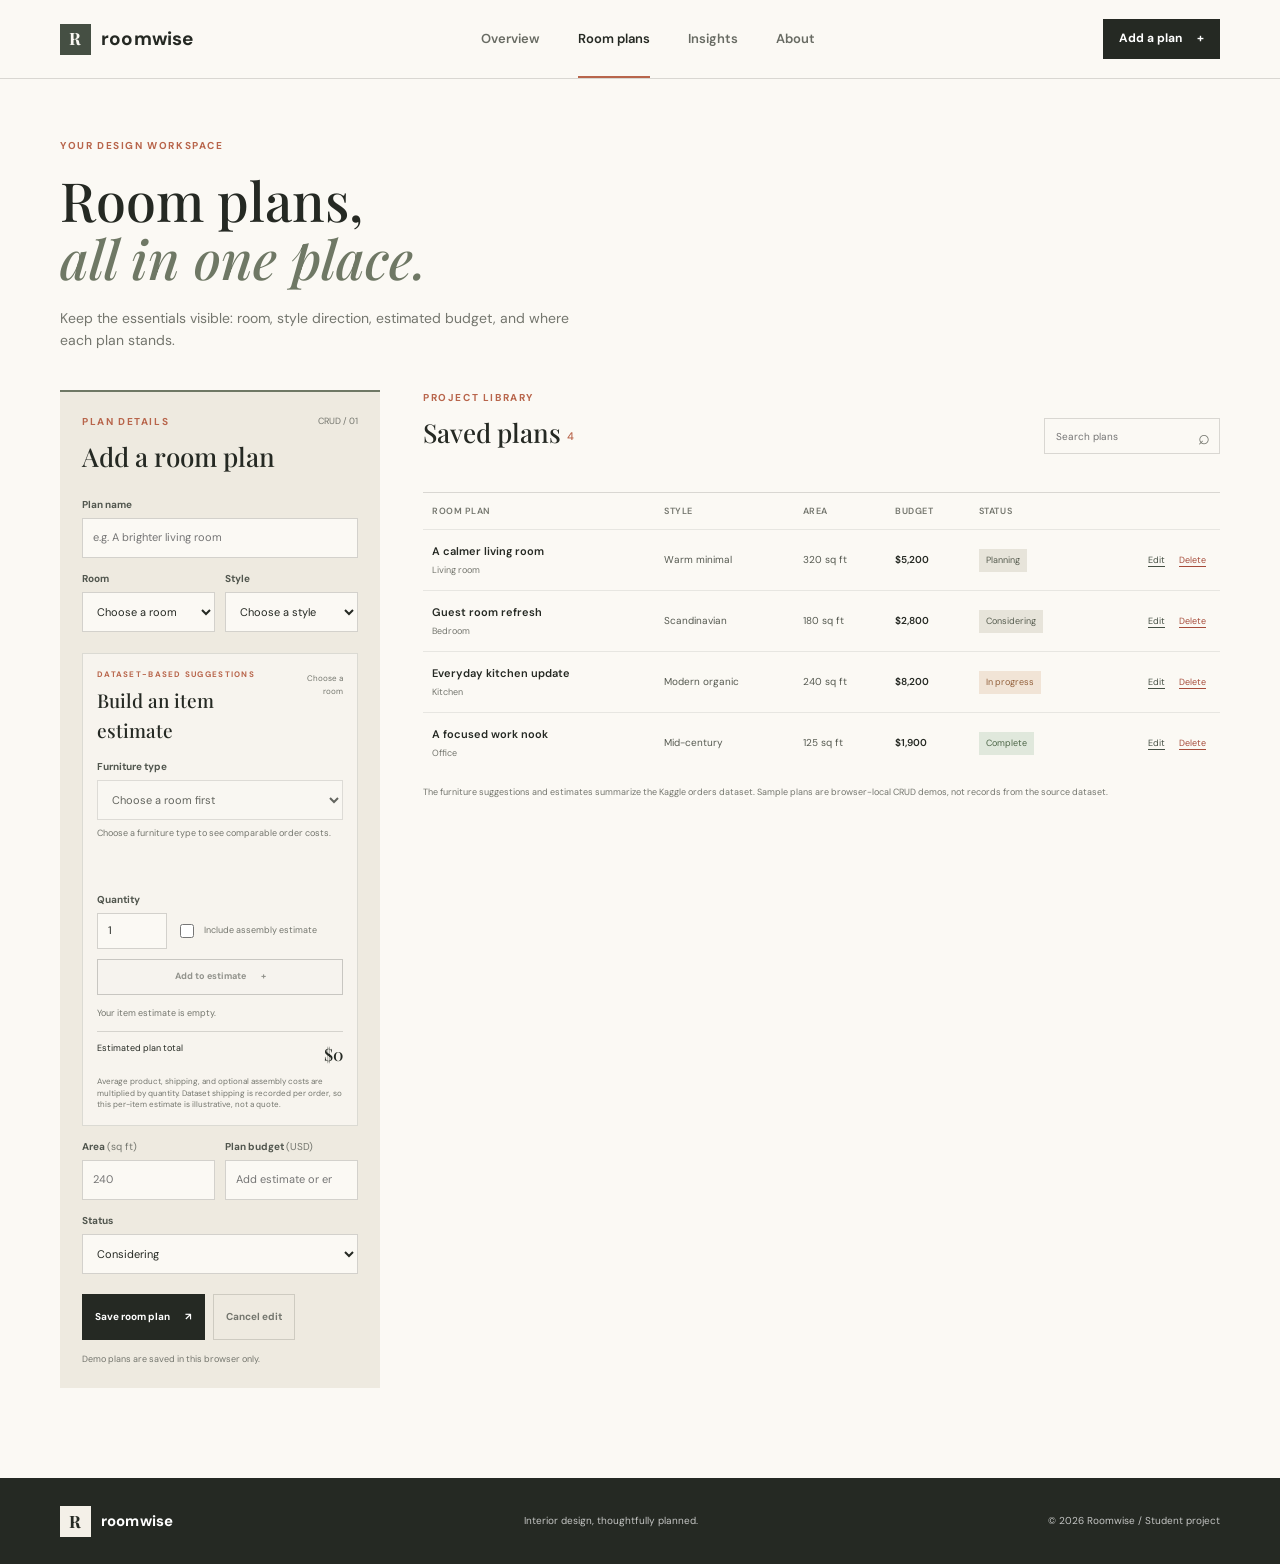
<file: projects.html>
<!DOCTYPE html>
<html lang="en">
  <head>
    <meta charset="UTF-8" /><meta name="viewport" content="width=device-width, initial-scale=1" />
    <meta name="description" content="Create and manage interior design room plans with styles, budgets, and project status." />
    <title>Room plans | Roomwise</title>
    <link rel="preconnect" href="https://fonts.googleapis.com" /><link rel="preconnect" href="https://fonts.gstatic.com" crossorigin />
    <link href="https://fonts.googleapis.com/css2?family=DM+Sans:wght@400;500;600;700&family=Playfair+Display:wght@500;600;700&display=swap" rel="stylesheet" />
    <link rel="stylesheet" href="design.css" /><script src="data.js" defer></script><script src="script.js" defer></script><script src="projects.js" defer></script>
  </head>
  <body>
    <header class="site-header"><div class="shell nav-shell"><a class="wordmark" href="index.html" aria-label="Roomwise home"><span class="wordmark-icon">R</span><span>roomwise</span></a><button class="nav-toggle" type="button" aria-label="Open navigation" aria-expanded="false" aria-controls="primary-nav"><span></span><span></span></button><nav class="primary-nav" id="primary-nav" aria-label="Main navigation"><a href="index.html">Overview</a><a href="projects.html" aria-current="page">Room plans</a><a href="analytics.html">Insights</a><a href="aboutus.html">About</a></nav><a class="button button-dark header-action" href="#plan-form">Add a plan <span aria-hidden="true">+</span></a></div></header>
    <main class="shell page-main">
      <section class="page-intro compact-intro"><p class="kicker">Your design workspace</p><h1>Room plans,<br /><em>all in one place.</em></h1><p class="page-lede">Keep the essentials visible: room, style direction, estimated budget, and where each plan stands.</p></section>
      <section class="plans-layout" aria-label="Manage room plans">
        <div class="plan-editor" id="editor"><div class="editor-heading"><div><p class="kicker">Plan details</p><h2 id="form-title">Add a room plan</h2></div><span class="editor-count">CRUD / 01</span></div>
          <form id="plan-form"><input type="hidden" id="plan-id" name="id" />
            <label for="plan-name">Plan name</label><input id="plan-name" name="name" type="text" placeholder="e.g. A brighter living room" maxlength="60" required />
            <div class="field-row"><div><label for="room-type">Room</label><select id="room-type" name="room" required><option value="">Choose a room</option><option>Living Room</option><option>Bedroom</option><option>Kitchen</option><option>Dining Room</option><option>Office</option><option>Outdoor</option></select></div><div><label for="design-style">Style</label><select id="design-style" name="style" required><option value="">Choose a style</option><option>Warm minimal</option><option>Modern organic</option><option>Scandinavian</option><option>Mid-century</option><option>Transitional</option><option>Coastal</option></select></div></div>
            <section class="estimator-panel" aria-labelledby="estimator-title"><div class="estimator-title-row"><div><p class="kicker">Dataset-based suggestions</p><h3 id="estimator-title">Build an item estimate</h3></div><span id="estimate-sample" class="sample-size">Choose a room</span></div><label for="furniture-item">Furniture type</label><select id="furniture-item" disabled><option value="">Choose a room first</option></select><div id="item-suggestion" class="item-suggestion" aria-live="polite">Select a room to see common furniture from comparable dataset orders.</div><div class="suggested-items" id="suggested-items" aria-label="Suggested furniture items"></div><div class="estimate-controls"><div><label for="item-quantity">Quantity</label><input id="item-quantity" type="number" min="1" max="20" value="1" /></div><label class="assembly-toggle" for="include-assembly"><input id="include-assembly" type="checkbox" /><span>Include assembly estimate</span></label></div><button class="button button-outline add-estimate-button" id="add-estimate-item" type="button" disabled>Add to estimate <span aria-hidden="true">+</span></button><div class="estimate-lines" id="estimate-lines" aria-live="polite"></div><div class="estimate-total-row"><span>Estimated plan total</span><strong id="estimate-total">$0</strong></div><p class="estimate-disclaimer">Average product, shipping, and optional assembly costs are multiplied by quantity. Dataset shipping is recorded per order, so this per-item estimate is illustrative, not a quote.</p></section>
            <div class="field-row"><div><label for="plan-area">Area <span>(sq ft)</span></label><input id="plan-area" name="area" type="number" min="20" max="20000" placeholder="240" required /></div><div><label for="plan-budget">Plan budget <span>(USD)</span></label><input id="plan-budget" name="budget" type="number" min="0" max="1000000" step="1" placeholder="Add estimate or enter budget" required /></div></div>
            <label for="plan-status">Status</label><select id="plan-status" name="status" required><option>Considering</option><option>Planning</option><option>In progress</option><option>Complete</option></select>
            <div class="form-actions"><button class="button button-dark" id="save-plan" type="submit">Save room plan <span aria-hidden="true">↗</span></button><button class="button button-quiet" id="cancel-edit" type="button" hidden>Cancel edit</button></div><p class="form-note">Demo plans are saved in this browser only.</p>
          </form>
        </div>
        <div class="plan-list"><div class="list-heading"><div><p class="kicker">Project library</p><h2>Saved plans <span id="plan-count">0</span></h2></div><label class="search-field"><span class="visually-hidden">Search room plans</span><input id="plan-search" type="search" placeholder="Search plans" /><span aria-hidden="true">⌕</span></label></div>
          <p class="status-message" id="status-message" role="status" aria-live="polite"></p><div class="table-scroll"><table><thead><tr><th scope="col">Room plan</th><th scope="col">Style</th><th scope="col">Area</th><th scope="col">Budget</th><th scope="col">Status</th><th scope="col"><span class="visually-hidden">Actions</span></th></tr></thead><tbody id="plans-body"></tbody></table></div>
          <div class="empty-state" id="empty-state" hidden><span class="empty-mark">R</span><h3>No plans found</h3><p>Add a room plan or try a different search.</p></div><p class="table-footnote">The furniture suggestions and estimates summarize the Kaggle orders dataset. Sample plans are browser-local CRUD demos, not records from the source dataset.</p>
        </div>
      </section>
    </main>
    <footer class="site-footer"><div class="shell footer-row"><a class="wordmark footer-wordmark" href="index.html"><span class="wordmark-icon">R</span><span>roomwise</span></a><span>Interior design, thoughtfully planned.</span><span>© <span data-year></span> Roomwise / Student project</span></div></footer>
  </body>
</html>
</file>
<file: design.css>
:root {
  --paper: #f4f0e8;
  --paper-light: #fbf9f4;
  --ink: #252923;
  --muted: #74766e;
  --line: rgba(37, 41, 35, .16);
  --olive: #6f7865;
  --olive-deep: #454f43;
  --clay: #b8654b;
  --ochre: #d3a765;
  --serif: "Playfair Display", Georgia, serif;
  --sans: "DM Sans", sans-serif;
  --shell: 1160px;
}

* { box-sizing: border-box; }
html { scroll-behavior: smooth; }
body { margin: 0; background: var(--paper-light); color: var(--ink); font-family: var(--sans); line-height: 1.6; }
a { color: inherit; text-decoration: none; }
button, input, select { font: inherit; }
button, a { -webkit-tap-highlight-color: transparent; }
img { display: block; max-width: 100%; }
.shell { width: min(var(--shell), calc(100% - 56px)); margin-inline: auto; }
.visually-hidden { position: absolute; width: 1px; height: 1px; overflow: hidden; clip: rect(0, 0, 0, 0); white-space: nowrap; }

.site-header { position: relative; z-index: 20; background: var(--paper-light); border-bottom: 1px solid var(--line); }
.nav-shell { min-height: 78px; display: flex; align-items: center; justify-content: space-between; gap: 28px; }
.wordmark { display: inline-flex; align-items: center; gap: 10px; font-size: 19px; font-weight: 700; letter-spacing: .01em; }
.wordmark-icon { width: 31px; height: 31px; display: inline-grid; place-items: center; background: var(--olive-deep); color: var(--paper-light); font-family: var(--serif); font-size: 17px; }
.primary-nav { display: flex; align-items: center; gap: clamp(18px, 3vw, 38px); color: #686b63; font-size: 13px; font-weight: 600; }
.primary-nav a { padding: 29px 0 26px; border-bottom: 2px solid transparent; transition: color .18s ease, border-color .18s ease; }
.primary-nav a:hover, .primary-nav a[aria-current="page"] { color: var(--ink); border-color: var(--clay); }
.button { min-height: 46px; padding: 0 19px; display: inline-flex; align-items: center; justify-content: center; gap: 15px; border: 1px solid transparent; font-size: 12px; font-weight: 700; transition: background .18s ease, color .18s ease, transform .18s ease; }
.button:hover { transform: translateY(-2px); }
.button-dark { color: white; background: var(--ink); }
.button-dark:hover { background: var(--olive-deep); }
.button-outline { color: var(--ink); border-color: rgba(37,41,35,.46); }
.button-outline:hover { background: var(--ink); color: white; }
.button-quiet { color: var(--muted); background: transparent; border-color: var(--line); cursor: pointer; }
.header-action { min-height: 40px; padding-inline: 15px; }
.nav-toggle { display: none; width: 42px; height: 40px; border: 1px solid var(--line); background: transparent; }
.nav-toggle span { display: block; width: 17px; height: 1px; margin: 5px auto; background: var(--ink); }

.hero { min-height: 635px; display: grid; grid-template-columns: .87fr 1.13fr; align-items: center; gap: 46px; padding-block: 54px 66px; }
.hero-copy { position: relative; padding: 4px 0 55px; }
.kicker { margin: 0 0 17px; color: var(--clay); font-size: 10px; font-weight: 700; letter-spacing: .16em; text-transform: uppercase; }
.kicker-rule { display: inline-block; width: 27px; height: 1px; margin: 0 10px 3px 0; background: var(--clay); }
h1, h2, h3, p, figure { margin-top: 0; }
h1, h2, .inspiration-caption h3 { font-family: var(--serif); font-weight: 500; }
.hero h1 { max-width: 570px; margin-bottom: 20px; font-size: clamp(50px, 6vw, 76px); line-height: 1.01; }
h1 em, h2 em { color: var(--olive); font-weight: 500; }
.hero-intro { max-width: 405px; margin-bottom: 26px; color: #696c64; font-size: 14px; }
.hero-actions { display: flex; align-items: center; flex-wrap: wrap; gap: 23px; }
.text-link { display: inline-flex; align-items: center; gap: 12px; color: var(--olive-deep); font-size: 12px; font-weight: 700; }
.text-link:hover { color: var(--clay); }
.hero-note { position: absolute; bottom: -8px; left: 2px; display: flex; align-items: center; gap: 12px; color: var(--muted); font-size: 10px; line-height: 1.4; }
.note-mark { width: 30px; height: 30px; display: grid; place-items: center; border: 1px solid var(--line); color: var(--clay); font-size: 9px; }
.hero-image-wrap { position: relative; height: 492px; margin: 0; background: #d6d1c4; }
.hero-image { width: 100%; height: 100%; object-fit: cover; }
.hero-image-wrap figcaption { position: absolute; right: 0; bottom: 0; left: 0; display: flex; justify-content: space-between; padding: 13px 17px; background: rgba(37,41,35,.76); color: white; font-size: 10px; letter-spacing: .04em; }
.image-stamp { position: absolute; top: 20px; left: -18px; width: 83px; height: 88px; display: grid; align-content: center; padding-left: 15px; background: var(--paper-light); color: var(--olive-deep); font-size: 10px; font-weight: 700; line-height: 1.3; letter-spacing: .08em; }
.image-stamp b { margin-top: 4px; color: var(--clay); font-size: 8px; }
.signal-band { background: #e9e5da; border-block: 1px solid rgba(37,41,35,.08); }
.signal-grid { min-height: 122px; display: grid; grid-template-columns: 1fr 1fr 1fr auto; align-items: center; gap: 32px; }
.signal-grid > div { display: grid; grid-template-columns: auto 1fr; align-items: baseline; column-gap: 11px; }
.signal-label { color: var(--muted); font-size: 10px; letter-spacing: .05em; text-transform: uppercase; }
.signal-grid strong { font-family: var(--serif); font-size: 25px; font-weight: 500; }
.signal-detail { grid-column: 1 / -1; color: var(--muted); font-size: 10px; }
.sample-note { margin: 0; padding-left: 21px; border-left: 1px solid var(--line); color: var(--muted); font-size: 10px; }
.section { padding-block: 95px 104px; }
.section-heading { margin-bottom: 34px; }
.split-heading { display: flex; align-items: end; justify-content: space-between; gap: 30px; }
.section-heading h2, .method-grid h2, .page-intro h1 { margin-bottom: 0; font-size: clamp(36px, 4.3vw, 54px); line-height: 1.08; }
.split-heading > p { max-width: 320px; margin-bottom: 4px; color: var(--muted); font-size: 12px; }
.inspiration-grid { display: grid; grid-template-columns: 1.4fr 1fr 1fr; gap: 17px; }
.inspiration-item { position: relative; min-width: 0; height: 335px; overflow: hidden; background: #d6d1c4; }
.inspiration-item img { width: 100%; height: 100%; object-fit: cover; transition: transform .45s ease; }
.inspiration-item:hover img { transform: scale(1.035); }
.inspiration-item::after { position: absolute; inset: 35% 0 0; content: ""; background: linear-gradient(transparent, rgba(20,23,19,.72)); }
.inspiration-caption { position: absolute; z-index: 1; right: 18px; bottom: 18px; left: 18px; color: white; }
.inspiration-caption > span { font-size: 9px; letter-spacing: .1em; text-transform: uppercase; }
.inspiration-caption h3 { margin: 5px 0 1px; font-size: 25px; }
.method-section { padding-block: 88px; background: #e9e5da; }
.method-grid { display: grid; grid-template-columns: .9fr 1.1fr; gap: 80px; }
.method-steps article { display: grid; grid-template-columns: 35px 1fr; gap: 18px; padding: 0 0 20px; margin-bottom: 19px; border-bottom: 1px solid var(--line); }
.method-steps article > span { color: var(--clay); font-size: 10px; font-weight: 700; }
.method-steps h3 { margin: -4px 0 4px; font-family: var(--serif); font-size: 20px; font-weight: 500; }
.method-steps p { margin: 0; color: var(--muted); font-size: 12px; }
.method-steps > .button { margin-left: 52px; }
.site-footer { background: var(--ink); color: rgba(255,255,255,.73); }
.footer-row { min-height: 86px; display: flex; align-items: center; justify-content: space-between; gap: 20px; font-size: 10px; }
.footer-wordmark { color: white; font-size: 15px; }
.footer-wordmark .wordmark-icon { background: var(--paper); color: var(--ink); }

.page-main { min-height: calc(100vh - 164px); padding-bottom: 90px; }
.page-intro { padding-block: 72px 39px; }
.page-intro h1 { max-width: 780px; }
.page-lede { max-width: 520px; margin: 19px 0 0; color: var(--muted); font-size: 14px; }
.compact-intro { padding-top: 59px; }
.about-intro { padding-bottom: 53px; }
.about-feature { display: grid; grid-template-columns: 1fr .86fr; gap: 60px; align-items: center; padding-bottom: 88px; }
.about-image { margin: 0; }
.about-image img { width: 100%; height: 460px; object-fit: cover; }
.about-image figcaption { padding-top: 9px; color: var(--muted); font-size: 10px; }
.about-copy h2 { margin: 0 0 16px; font-size: 36px; }
.about-copy > p:not(.kicker) { color: #676b63; font-size: 13px; }
.about-links { display: flex; align-items: center; flex-wrap: wrap; gap: 22px; margin-top: 25px; }
.tech-section { padding-block: 75px 88px; background: #e9e5da; }
.tech-section h2 { margin-bottom: 32px; font-size: 40px; }
.tech-grid { display: grid; grid-template-columns: repeat(4, 1fr); border-top: 1px solid var(--line); }
.tech-grid article { padding: 21px 19px 0 0; }
.tech-grid article > span { color: var(--clay); font-size: 10px; }
.tech-grid h3 { margin: 11px 0 5px; font-family: var(--serif); font-size: 21px; font-weight: 500; }
.tech-grid p { max-width: 210px; margin: 0; color: var(--muted); font-size: 11px; }

.plans-layout { display: grid; grid-template-columns: 320px 1fr; gap: 43px; align-items: start; }
.plan-editor { padding: 22px; background: #eeeae0; border-top: 2px solid var(--olive); scroll-margin-top: 25px; }
.estimator-panel { margin-top: 21px; padding: 14px; border: 1px solid rgba(37,41,35,.13); background: rgba(251,249,244,.72); }
.estimator-title-row { display: flex; align-items: start; justify-content: space-between; gap: 8px; }
.estimator-title-row .kicker { margin-bottom: 4px; font-size: 8px; }
.estimator-title-row h3 { margin: 0; font-family: var(--serif); font-size: 19px; font-weight: 500; }
.sample-size { padding-top: 4px; color: var(--muted); font-size: 8px; text-align: right; }
.item-suggestion { min-height: 48px; margin-top: 7px; color: var(--muted); font-size: 9px; line-height: 1.5; }
.suggested-items { display: flex; flex-wrap: wrap; gap: 5px; margin: 5px 0 12px; }
.suggestion-chip { padding: 5px 7px; border: 1px solid rgba(111,120,101,.32); background: transparent; color: var(--olive-deep); cursor: pointer; font-size: 8px; text-align: left; }
.suggestion-chip:hover, .suggestion-chip:focus-visible { background: #e9e5da; }
.estimate-controls { display: grid; grid-template-columns: 70px 1fr; align-items: end; gap: 9px; }
.estimate-controls > div > label { margin-top: 0 !important; }
#plan-form .estimate-controls input[type="number"] { min-height: 36px; }
.assembly-toggle { display: flex !important; align-items: center; gap: 7px; min-height: 36px; margin: 0 !important; font-size: 9px !important; cursor: pointer; }
#plan-form .assembly-toggle input { width: 14px; min-height: 14px; accent-color: var(--olive-deep); }
.add-estimate-button { width: 100%; min-height: 36px; margin-top: 10px; padding-inline: 10px; cursor: pointer; font-size: 9px; }
.add-estimate-button:disabled { cursor: not-allowed; opacity: .48; }
.estimate-lines { display: grid; gap: 6px; margin-top: 11px; }
.estimate-empty { margin: 0; color: var(--muted); font-size: 9px; }
.estimate-line { display: grid; grid-template-columns: minmax(0,1fr) auto; gap: 7px; padding-top: 7px; border-top: 1px solid rgba(37,41,35,.1); }
.estimate-line > div:first-child { min-width: 0; }
.estimate-line strong { display: block; color: var(--ink); font-size: 9px; }
.estimate-line > div:first-child span { display: block; margin-top: 2px; color: var(--muted); font-size: 8px; line-height: 1.35; }
.estimate-line-actions { display: flex; flex-direction: column; align-items: end; justify-content: space-between; }
.estimate-remove { padding: 0; border: 0; background: transparent; color: #a64c3b; cursor: pointer; font-size: 8px; text-decoration: underline; }
.estimate-total-row { display: flex; justify-content: space-between; gap: 8px; margin-top: 11px; padding-top: 9px; border-top: 1px solid var(--line); font-size: 9px; }
.estimate-total-row strong { font-family: var(--serif); font-size: 17px; font-weight: 500; }
.estimate-disclaimer { margin: 8px 0 0; color: var(--muted); font-size: 8px; line-height: 1.45; }
.editor-heading, .list-heading, .chart-heading { display: flex; align-items: end; justify-content: space-between; gap: 16px; }
.editor-heading { align-items: start; margin-bottom: 19px; }
.editor-heading .kicker, .list-heading .kicker, .chart-heading .kicker { margin-bottom: 6px; }
.editor-heading h2, .list-heading h2, .chart-heading h2 { margin: 0; font-family: var(--serif); font-size: 26px; font-weight: 500; }
.editor-count { color: var(--muted); font-size: 9px; }
#plan-form label { display: block; margin: 13px 0 5px; color: #51564e; font-size: 10px; font-weight: 700; }
#plan-form label span { color: var(--muted); font-weight: 400; }
#plan-form input, #plan-form select { width: 100%; min-height: 40px; padding: 8px 10px; border: 1px solid rgba(37,41,35,.19); border-radius: 0; outline: none; background: var(--paper-light); color: var(--ink); font-size: 11px; }
#plan-form input:focus, #plan-form select:focus, .search-field input:focus { border-color: var(--olive); box-shadow: 0 0 0 2px rgba(111,120,101,.14); }
.field-row { display: grid; grid-template-columns: 1fr 1fr; gap: 10px; }
.form-actions { display: flex; flex-wrap: wrap; gap: 8px; margin-top: 20px; }
.form-actions .button { padding-inline: 12px; font-size: 10px; cursor: pointer; }
.form-note, .table-footnote { margin: 12px 0 0; color: var(--muted); font-size: 9px; }
.list-heading { margin-bottom: 16px; }
.list-heading h2 span { color: var(--clay); font-family: var(--sans); font-size: 11px; vertical-align: middle; }
.search-field { position: relative; }
.search-field input { width: 176px; height: 36px; padding: 0 32px 0 11px; border: 1px solid var(--line); outline: none; background: transparent; font-size: 10px; }
.search-field > span:last-child { position: absolute; top: 3px; right: 10px; color: var(--muted); font-size: 20px; }
.status-message { min-height: 17px; margin: 0 0 5px; color: var(--olive-deep); font-size: 10px; }
.table-scroll { overflow-x: auto; border-top: 1px solid var(--line); }
table { width: 100%; min-width: 610px; border-collapse: collapse; text-align: left; }
th { padding: 11px 9px; color: var(--muted); font-size: 9px; font-weight: 600; text-transform: uppercase; letter-spacing: .06em; }
td { padding: 13px 9px; border-top: 1px solid rgba(37,41,35,.09); color: #555950; font-size: 10px; }
td strong { display: block; color: var(--ink); font-size: 11px; font-weight: 600; }
.table-subline { display: block; padding-top: 2px; color: var(--muted); font-size: 9px; }
.money-cell { color: var(--ink); font-weight: 600; }
.status-pill { display: inline-block; padding: 4px 7px; background: #e7e4da; color: #575d50; font-size: 9px; white-space: nowrap; }
.status-in-progress { background: #f1e4d6; color: #93613c; }
.status-complete { background: #e0e8dc; color: #4d6648; }
.row-actions { white-space: nowrap; text-align: right; }
.icon-action { padding: 4px 5px; border: 0; background: transparent; color: var(--olive-deep); cursor: pointer; font-size: 9px; text-decoration: underline; text-underline-offset: 3px; }
.delete-action { margin-left: 4px; color: #a64c3b; }
.empty-state { padding: 42px 12px; text-align: center; }
.empty-mark { color: var(--clay); font-family: var(--serif); font-size: 30px; }
.empty-state h3 { margin: 7px 0 3px; font-family: var(--serif); font-size: 21px; font-weight: 500; }
.empty-state p { color: var(--muted); font-size: 11px; }

.analytics-summary { display: grid; grid-template-columns: repeat(3, 1fr); border-block: 1px solid var(--line); }
.analytics-summary article { min-height: 108px; display: flex; flex-direction: column; justify-content: center; padding-left: 20px; border-right: 1px solid var(--line); }
.analytics-summary article:first-child { padding-left: 0; }
.analytics-summary article:last-child { border-right: 0; }
.metric-label { color: var(--muted); font-size: 9px; letter-spacing: .1em; text-transform: uppercase; }
.analytics-summary strong { margin: 1px 0; font-family: var(--serif); font-size: 29px; font-weight: 500; }
.analytics-summary article > span:last-child { color: var(--muted); font-size: 10px; }
.chart-section { padding-block: 42px 25px; }
.chart-heading { margin-bottom: 18px; }
.chart-unit { color: var(--muted); font-size: 9px; }
.chart-frame { position: relative; min-height: 350px; padding: 18px 18px 7px; border: 1px solid var(--line); background: #fbfaf6; }
.d3-cost-frame svg, .d3-volume-frame svg { display: block; width: 100%; overflow: visible; }
.d3-grid-line { stroke: rgba(39, 43, 38, .09); stroke-dasharray: 2 4; }
.d3-category-label, .d3-bar-value, .d3-axis-label { fill: #716c63; font-family: var(--sans); font-size: 10px; }
.d3-bar-value { fill: var(--ink); font-size: 9px; }
.metric-switch { display: inline-flex; flex-wrap: wrap; border: 1px solid var(--line); }
.metric-switch button { min-height: 34px; padding: 0 13px; border: 0; border-right: 1px solid var(--line); background: transparent; color: var(--muted); cursor: pointer; font-size: 10px; }
.metric-switch button:last-child { border-right: 0; }
.metric-switch button[aria-pressed="true"] { background: var(--ink); color: white; }
.metric-switch button:focus-visible { outline: 2px solid var(--clay); outline-offset: 2px; }
.chart-caption, .data-method { color: var(--muted); font-size: 9px; }
.analytics-lower { display: grid; grid-template-columns: 1fr 1fr; gap: 48px; padding-top: 34px; }
.spend-breakdown h2, .insight-note h2 { margin: 0 0 22px; font-family: var(--serif); font-size: 28px; font-weight: 500; line-height: 1.16; }
.d3-volume-frame { padding-top: 5px; }
.status-panel h2 { margin: 0 0 18px; font-family: var(--serif); font-size: 28px; font-weight: 500; }
.status-chart-layout { display: grid; grid-template-columns: minmax(170px, 220px) 1fr; align-items: center; gap: 23px; }
.status-donut-frame { position: relative; width: 100%; max-width: 220px; aspect-ratio: 1; }
.status-donut-frame svg { display: block; width: 100%; height: 100%; }
.donut-center { position: absolute; inset: 0; display: flex; flex-direction: column; align-items: center; justify-content: center; pointer-events: none; }
.donut-center strong { font-family: var(--serif); font-size: 25px; font-weight: 500; }
.donut-center span { color: var(--muted); font-size: 9px; }
.status-legend { display: grid; gap: 12px; padding: 0; margin: 0; list-style: none; }
.status-legend li { display: grid; grid-template-columns: 9px 1fr auto; align-items: center; gap: 7px; color: #565b52; font-size: 9px; }
.status-swatch { width: 8px; height: 8px; }
.status-legend strong { color: var(--ink); font-size: 9px; }
.source-note { display: grid; grid-template-columns: 1.15fr .85fr; gap: 48px; margin-top: 55px; padding: 25px 28px; background: #e9e5da; }
.source-note h2 { max-width: 450px; margin: 0 0 9px; font-family: var(--serif); font-size: 27px; font-weight: 500; }
.source-note > div > p:not(.kicker) { max-width: 570px; margin: 0; color: var(--muted); font-size: 11px; }
.chart-fallback { padding: 20px; color: #9a4132; font-size: 12px; }
.dataset-citation { margin-top: 0; padding-top: 6px; border-top: 0; }
.breakdown-total { display: flex; justify-content: space-between; padding-top: 13px; border-top: 1px solid var(--line); font-size: 11px; }
.insight-note { padding: 20px 23px; background: #e9e5da; }
.note-index { float: right; color: var(--clay); font-family: var(--serif); font-size: 20px; }
.insight-note .kicker { margin-bottom: 9px; }
.insight-note h2 { margin-bottom: 11px; font-size: 25px; }
.insight-note > p:not(.kicker) { color: var(--muted); font-size: 11px; }
.dataset-citation { margin-top: 28px; padding-top: 15px; border-top: 1px solid var(--line); }
.dataset-citation a { color: var(--olive-deep); text-decoration: underline; text-underline-offset: 2px; }
.dataset-citation p { margin: 7px 0 0; color: var(--muted); font-size: 9px; }

@media (max-width: 900px) {
  .shell { width: min(var(--shell), calc(100% - 38px)); }
  .nav-shell { gap: 13px; }
  .primary-nav { gap: 16px; }
  .primary-nav a { font-size: 11px; }
  .header-action { padding-inline: 11px; font-size: 10px; }
  .hero { grid-template-columns: .9fr 1.1fr; gap: 25px; min-height: 540px; }
  .hero-image-wrap { height: 420px; }
  .hero h1 { font-size: 58px; }
  .plans-layout { grid-template-columns: 280px 1fr; gap: 25px; }
  .about-feature { gap: 35px; }
}
@media (max-width: 700px) {
  .shell { width: calc(100% - 36px); }
  .nav-shell { min-height: 68px; }
  .wordmark { font-size: 17px; }
  .nav-toggle { display: block; order: 3; cursor: pointer; }
  .header-action { display: none; }
  .primary-nav { position: absolute; top: 67px; right: 0; left: 0; display: none; padding: 8px 18px 18px; border-bottom: 1px solid var(--line); background: var(--paper-light); }
  .primary-nav.is-open { display: grid; gap: 0; }
  .primary-nav a { padding: 12px 0; border-bottom: 1px solid rgba(37,41,35,.08); }
  .hero { display: flex; flex-direction: column; align-items: stretch; gap: 24px; padding-block: 43px 38px; }
  .hero-copy { padding-bottom: 45px; }
  .hero h1 { font-size: clamp(47px, 13vw, 68px); }
  .hero-intro { font-size: 13px; }
  .hero-image-wrap { height: 340px; margin-left: 12px; }
  .image-stamp { left: -12px; }
  .signal-grid { grid-template-columns: 1fr 1fr; gap: 19px; padding-block: 22px; }
  .signal-grid > div { gap: 5px 8px; }
  .signal-grid strong { font-size: 21px; }
  .sample-note { padding-left: 0; border: 0; }
  .section { padding-block: 67px; }
  .split-heading { display: block; }
  .split-heading > p { margin-top: 13px; }
  .inspiration-grid { grid-template-columns: 1fr 1fr; gap: 10px; }
  .inspiration-item { height: 245px; }
  .inspiration-large { grid-column: 1 / -1; height: 290px; }
  .inspiration-caption { right: 12px; bottom: 13px; left: 12px; }
  .inspiration-caption h3 { font-size: 21px; }
  .method-section { padding-block: 59px; }
  .method-grid { grid-template-columns: 1fr; gap: 34px; }
  .footer-row { min-height: 110px; flex-wrap: wrap; justify-content: flex-start; gap: 8px 18px; padding-block: 18px; }
  .footer-row > span:last-child { width: 100%; }
  .page-main { padding-bottom: 60px; }
  .page-intro { padding-block: 47px 28px; }
  .about-feature { grid-template-columns: 1fr; gap: 28px; padding-bottom: 58px; }
  .about-image img { height: 320px; }
  .tech-section { padding-block: 55px; }
  .tech-grid { grid-template-columns: 1fr 1fr; row-gap: 26px; }
  .plans-layout { grid-template-columns: 1fr; gap: 35px; }
  .plan-editor { padding: 19px; }
  .list-heading { align-items: start; flex-direction: column; }
  .search-field input { width: min(320px, calc(100vw - 40px)); }
  .analytics-summary article { min-height: 94px; padding-left: 10px; }
  .analytics-summary strong { font-size: 22px; }
  .analytics-summary article > span:last-child { font-size: 8px; }
  .chart-heading { align-items: start; flex-direction: column; }
  .metric-switch button { padding-inline: 10px; }
  .chart-frame { min-height: 330px; padding: 12px 6px 4px; }
  .analytics-lower, .source-note { grid-template-columns: 1fr; gap: 28px; }
  .status-chart-layout { grid-template-columns: minmax(150px, 200px) 1fr; gap: 16px; }
}
@media (max-width: 390px) {
  .hero-actions { align-items: flex-start; flex-direction: column; gap: 15px; }
  .signal-grid { grid-template-columns: 1fr 1fr; }
  .signal-grid strong { font-size: 18px; }
  .analytics-summary article:first-child { padding-left: 0; }
  .analytics-summary strong { font-size: 19px; }
}
@media (prefers-reduced-motion: reduce) {
  *, *::before, *::after { scroll-behavior: auto !important; transition-duration: .01ms !important; }
}
</file>
